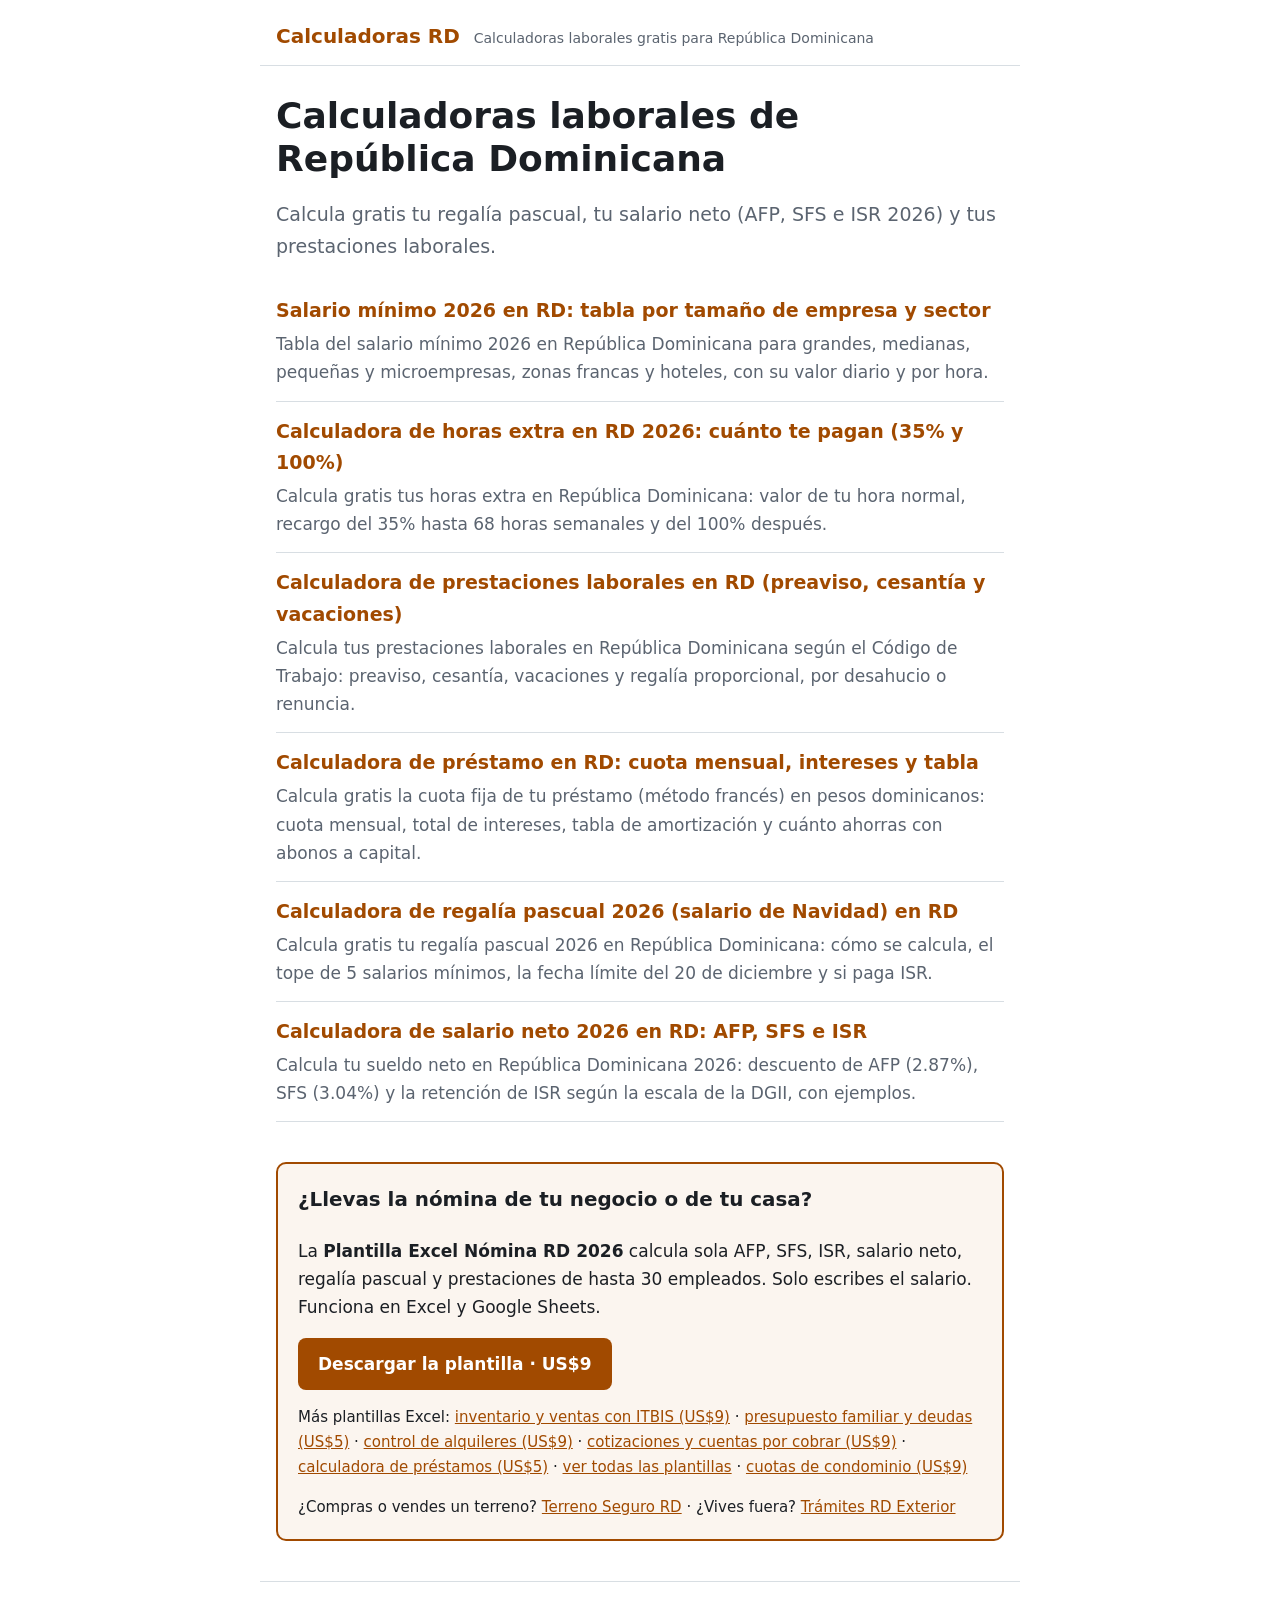
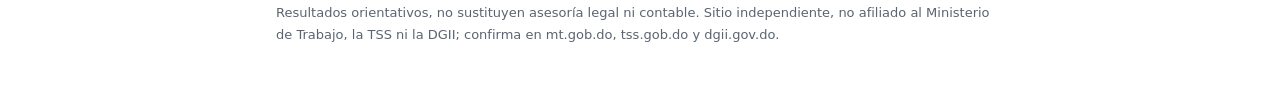
<file: docs/index.html>
<!doctype html>
<html lang="es"><head><meta charset="utf-8">
<meta name="viewport" content="width=device-width,initial-scale=1">
<title>Calculadoras RD — Regalía pascual, salario neto y prestaciones laborales 2026</title>
<meta name="description" content="Calculadoras gratis para República Dominicana: regalía pascual 2026, salario neto con AFP, SFS e ISR, y prestaciones laborales (preaviso, cesantía y vacaciones).">
<link rel="canonical" href="https://bsser.github.io/calculadoras-rd/">
<meta name="google-site-verification" content="4F6GvPItG1MgDsxIkhHlMnWlIL_Nr4-tKKIEYM5F8QM">
<link rel="stylesheet" href="estilo.css">
<script src="calc.js" defer></script>
</head><body>
<header><a class="marca" href="">Calculadoras RD</a><span>Calculadoras laborales gratis para República Dominicana</span></header>
<main><section class='hero'><h1>Calculadoras laborales de República Dominicana</h1><p>Calcula gratis tu regalía pascual, tu salario neto (AFP, SFS e ISR 2026) y tus prestaciones laborales.</p></section><ul class='lista'><li><a href='salario-minimo-2026-rd/'>Salario mínimo 2026 en RD: tabla por tamaño de empresa y sector</a><p>Tabla del salario mínimo 2026 en República Dominicana para grandes, medianas, pequeñas y microempresas, zonas francas y hoteles, con su valor diario y por hora.</p></li><li><a href='calculadora-horas-extra-rd/'>Calculadora de horas extra en RD 2026: cuánto te pagan (35% y 100%)</a><p>Calcula gratis tus horas extra en República Dominicana: valor de tu hora normal, recargo del 35% hasta 68 horas semanales y del 100% después.</p></li><li><a href='calculadora-prestaciones-laborales-rd/'>Calculadora de prestaciones laborales en RD (preaviso, cesantía y vacaciones)</a><p>Calcula tus prestaciones laborales en República Dominicana según el Código de Trabajo: preaviso, cesantía, vacaciones y regalía proporcional, por desahucio o renuncia.</p></li><li><a href='calculadora-prestamo-cuota-rd/'>Calculadora de préstamo en RD: cuota mensual, intereses y tabla</a><p>Calcula gratis la cuota fija de tu préstamo (método francés) en pesos dominicanos: cuota mensual, total de intereses, tabla de amortización y cuánto ahorras con abonos a capital.</p></li><li><a href='calculadora-regalia-pascual-2026/'>Calculadora de regalía pascual 2026 (salario de Navidad) en RD</a><p>Calcula gratis tu regalía pascual 2026 en República Dominicana: cómo se calcula, el tope de 5 salarios mínimos, la fecha límite del 20 de diciembre y si paga ISR.</p></li><li><a href='calculadora-salario-neto-rd-2026/'>Calculadora de salario neto 2026 en RD: AFP, SFS e ISR</a><p>Calcula tu sueldo neto en República Dominicana 2026: descuento de AFP (2.87%), SFS (3.04%) y la retención de ISR según la escala de la DGII, con ejemplos.</p></li></ul><aside class="cta">
<h3>¿Llevas la nómina de tu negocio o de tu casa?</h3>
<p>La <b>Plantilla Excel Nómina RD 2026</b> calcula sola AFP, SFS, ISR, salario neto, regalía pascual y prestaciones de hasta 30 empleados. Solo escribes el salario. Funciona en Excel y Google Sheets.</p>
<a class="boton" href="https://jontastic64.gumroad.com/l/nomina-rd-2026">Descargar la plantilla · US$9</a>
<p class="gratis">Más plantillas Excel: <a href="https://jontastic64.gumroad.com/l/inventario-ventas-rd">inventario y ventas con ITBIS (US$9)</a> · <a href="https://jontastic64.gumroad.com/l/presupuesto-familiar-rd">presupuesto familiar y deudas (US$5)</a> · <a href="https://jontastic64.gumroad.com/l/control-alquileres-rd">control de alquileres (US$9)</a> · <a href="https://jontastic64.gumroad.com/l/cotizaciones-cobros-rd">cotizaciones y cuentas por cobrar (US$9)</a> · <a href="https://jontastic64.gumroad.com/l/calculadora-prestamos-rd">calculadora de préstamos (US$5)</a> · <a href="https://bsser.github.io/plantillas-excel-rd/">ver todas las plantillas</a> · <a href="https://jontastic64.gumroad.com/l/cuotas-condominio-rd">cuotas de condominio (US$9)</a></p>
<p class="gratis">¿Compras o vendes un terreno? <a href="https://bsser.github.io/terreno-seguro-rd/">Terreno Seguro RD</a> · ¿Vives fuera? <a href="https://bsser.github.io/tramites-rd-exterior/">Trámites RD Exterior</a></p>
</aside></main>
<footer>Resultados orientativos, no sustituyen asesoría legal ni contable. Sitio independiente, no afiliado al Ministerio de Trabajo, la TSS ni la DGII; confirma en mt.gob.do, tss.gob.do y dgii.gov.do.</footer>
</body></html>
</file>
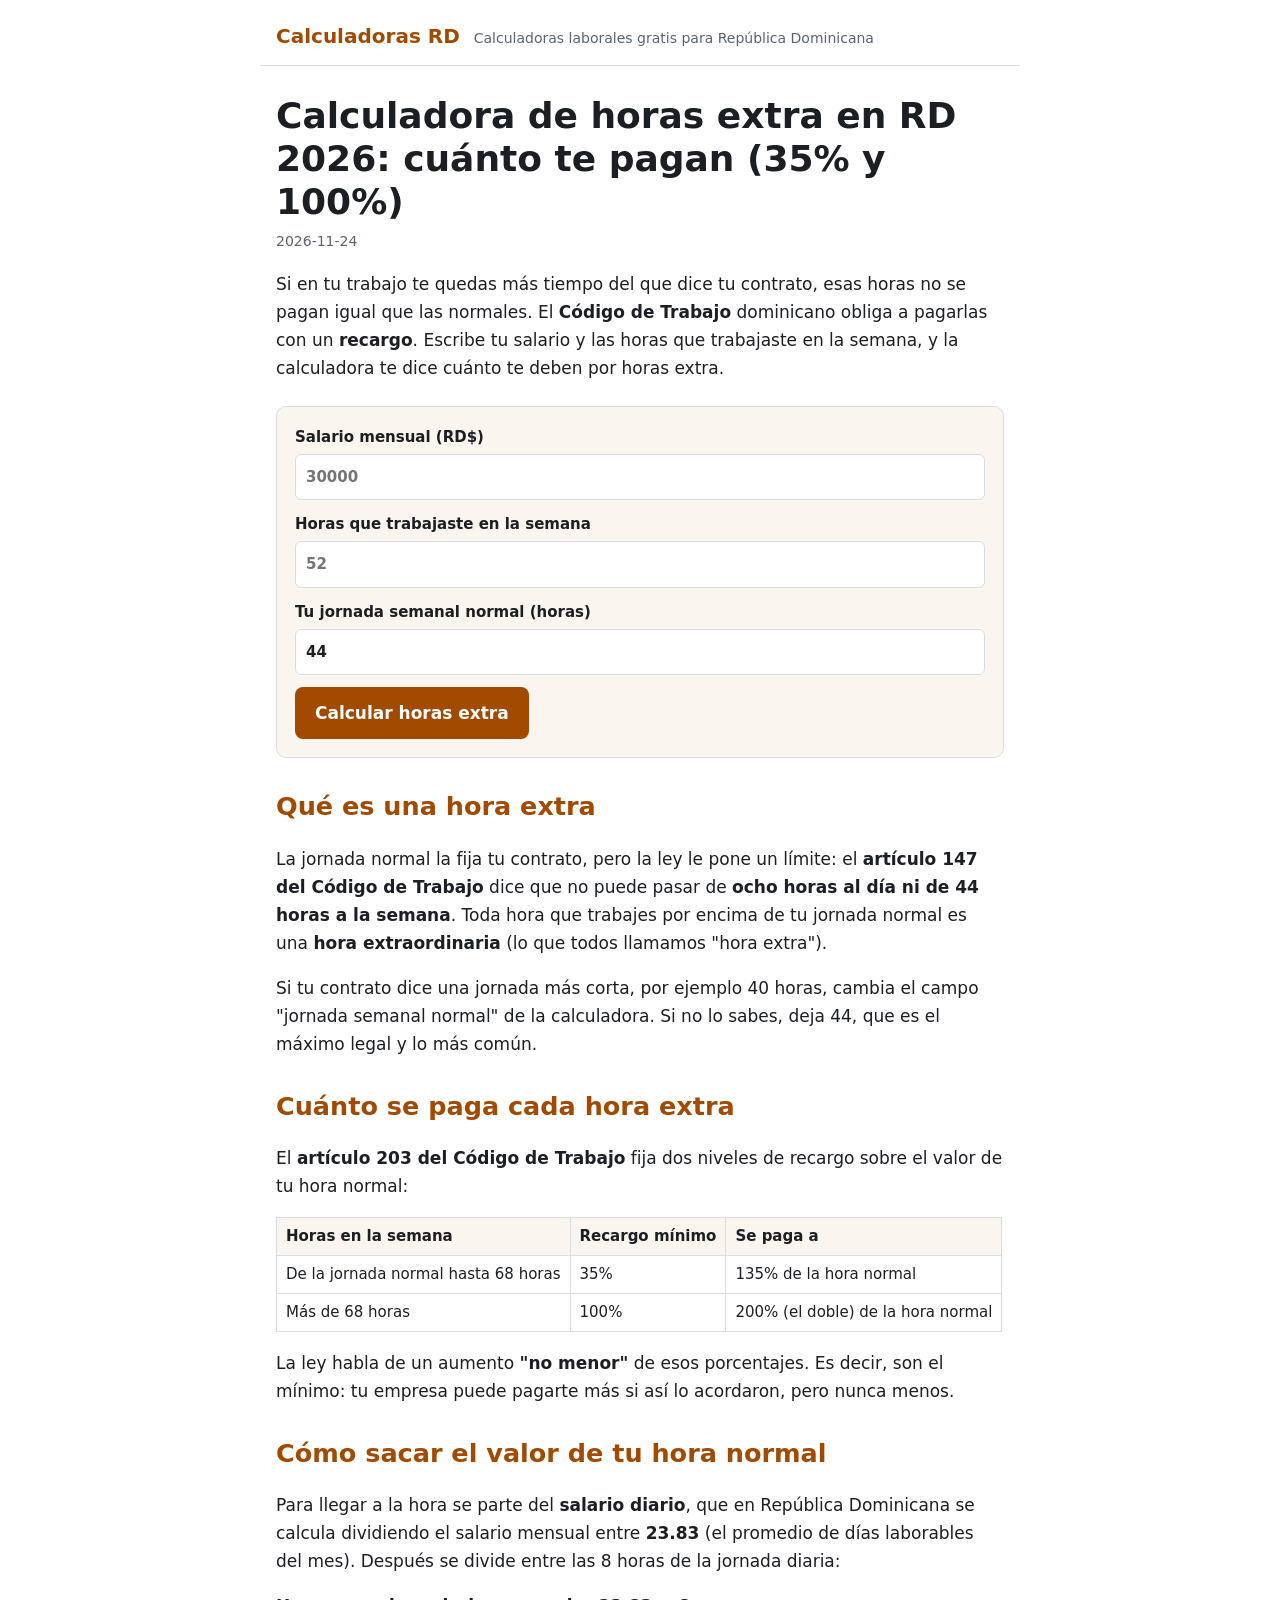
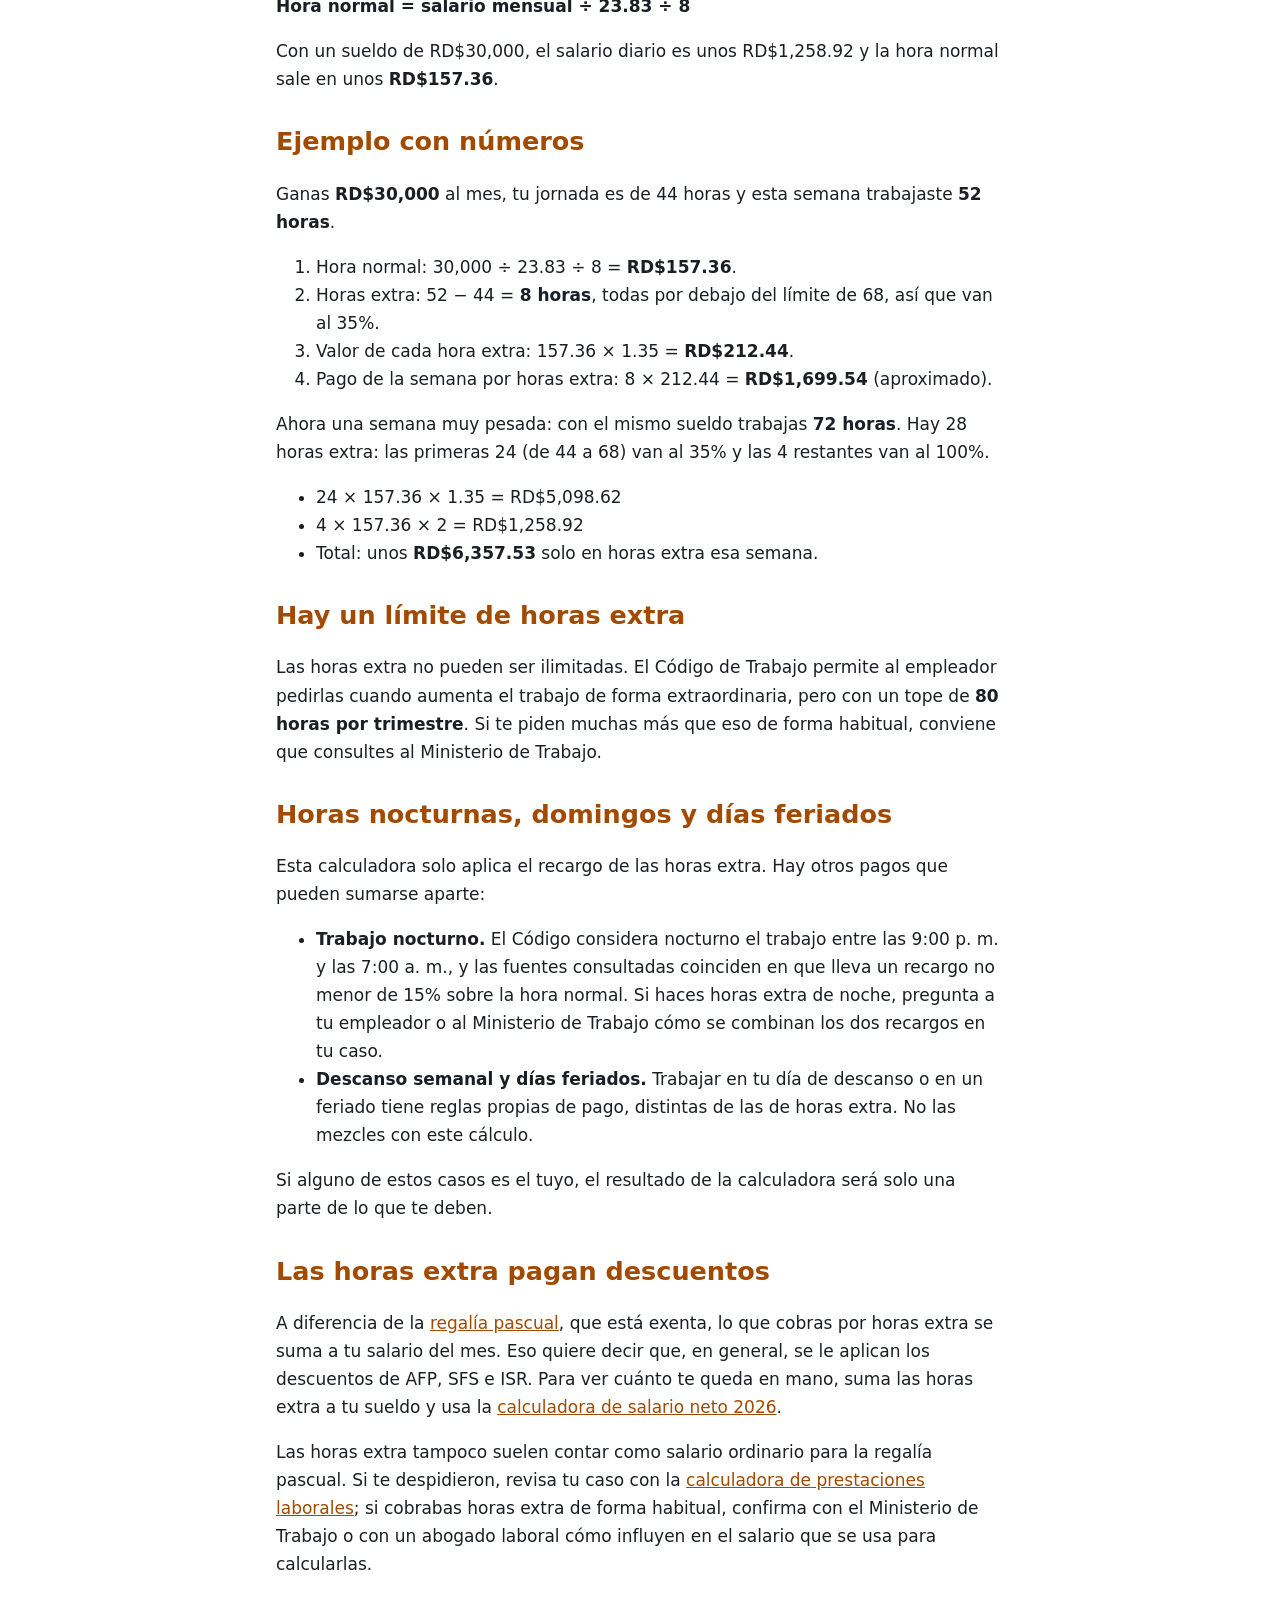
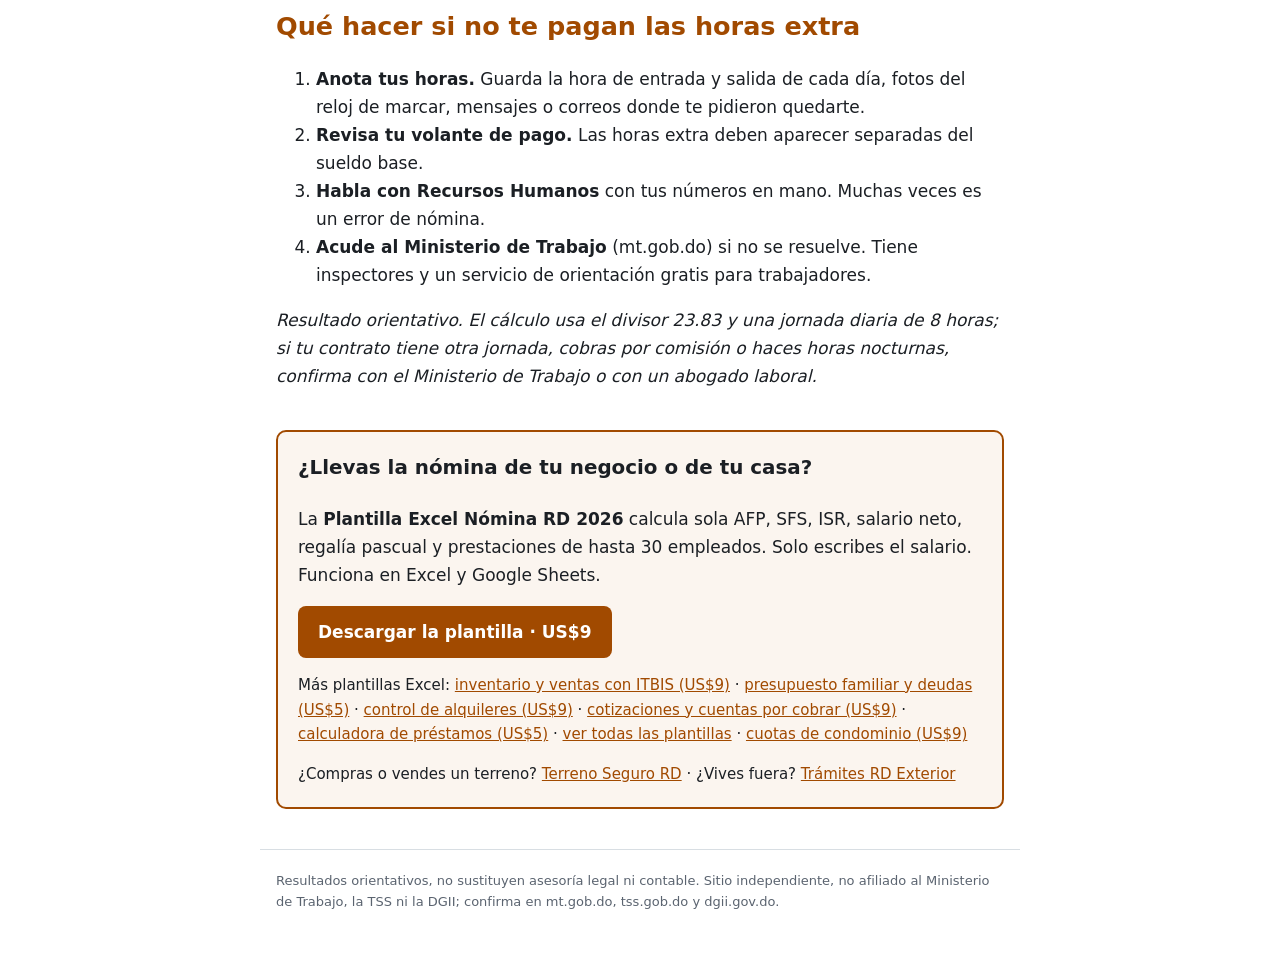
<file: docs/calculadora-horas-extra-rd/index.html>
<!doctype html>
<html lang="es"><head><meta charset="utf-8">
<meta name="viewport" content="width=device-width,initial-scale=1">
<title>Calculadora de horas extra en RD 2026: cuánto te pagan (35% y 100%) | Calculadoras RD</title>
<meta name="description" content="Calcula gratis tus horas extra en República Dominicana: valor de tu hora normal, recargo del 35% hasta 68 horas semanales y del 100% después.">
<link rel="canonical" href="https://bsser.github.io/calculadoras-rd/calculadora-horas-extra-rd/">
<meta name="google-site-verification" content="4F6GvPItG1MgDsxIkhHlMnWlIL_Nr4-tKKIEYM5F8QM">
<link rel="stylesheet" href="../estilo.css">
<script src="../calc.js" defer></script>
</head><body>
<header><a class="marca" href="../">Calculadoras RD</a><span>Calculadoras laborales gratis para República Dominicana</span></header>
<main><article><h1>Calculadora de horas extra en RD 2026: cuánto te pagan (35% y 100%)</h1><p class='fecha'>2026-11-24</p><p>Si en tu trabajo te quedas más tiempo del que dice tu contrato, esas horas no se pagan igual que las normales. El <strong>Código de Trabajo</strong> dominicano obliga a pagarlas con un <strong>recargo</strong>. Escribe tu salario y las horas que trabajaste en la semana, y la calculadora te dice cuánto te deben por horas extra.</p>
<form class="calc" id="f-extra">
<label>Salario mensual (RD$)<input id="he-salario" inputmode="decimal" placeholder="30000" required></label>
<label>Horas que trabajaste en la semana<input id="he-horas" inputmode="decimal" placeholder="52" required></label>
<label>Tu jornada semanal normal (horas)<input id="he-jornada" inputmode="decimal" value="44"></label>
<button>Calcular horas extra</button>
<div class="resultado" id="r-extra" aria-live="polite"></div>
</form>

<h2>Qué es una hora extra</h2>
<p>La jornada normal la fija tu contrato, pero la ley le pone un límite: el <strong>artículo 147 del Código de Trabajo</strong> dice que no puede pasar de <strong>ocho horas al día ni de 44 horas a la semana</strong>. Toda hora que trabajes por encima de tu jornada normal es una <strong>hora extraordinaria</strong> (lo que todos llamamos "hora extra").</p>
<p>Si tu contrato dice una jornada más corta, por ejemplo 40 horas, cambia el campo "jornada semanal normal" de la calculadora. Si no lo sabes, deja 44, que es el máximo legal y lo más común.</p>
<h2>Cuánto se paga cada hora extra</h2>
<p>El <strong>artículo 203 del Código de Trabajo</strong> fija dos niveles de recargo sobre el valor de tu hora normal:</p>
<table>
<thead>
<tr>
<th>Horas en la semana</th>
<th>Recargo mínimo</th>
<th>Se paga a</th>
</tr>
</thead>
<tbody>
<tr>
<td>De la jornada normal hasta 68 horas</td>
<td>35%</td>
<td>135% de la hora normal</td>
</tr>
<tr>
<td>Más de 68 horas</td>
<td>100%</td>
<td>200% (el doble) de la hora normal</td>
</tr>
</tbody>
</table>
<p>La ley habla de un aumento <strong>"no menor"</strong> de esos porcentajes. Es decir, son el mínimo: tu empresa puede pagarte más si así lo acordaron, pero nunca menos.</p>
<h2>Cómo sacar el valor de tu hora normal</h2>
<p>Para llegar a la hora se parte del <strong>salario diario</strong>, que en República Dominicana se calcula dividiendo el salario mensual entre <strong>23.83</strong> (el promedio de días laborables del mes). Después se divide entre las 8 horas de la jornada diaria:</p>
<p><strong>Hora normal = salario mensual ÷ 23.83 ÷ 8</strong></p>
<p>Con un sueldo de RD$30,000, el salario diario es unos RD$1,258.92 y la hora normal sale en unos <strong>RD$157.36</strong>.</p>
<h2>Ejemplo con números</h2>
<p>Ganas <strong>RD$30,000</strong> al mes, tu jornada es de 44 horas y esta semana trabajaste <strong>52 horas</strong>.</p>
<ol>
<li>Hora normal: 30,000 ÷ 23.83 ÷ 8 = <strong>RD$157.36</strong>.</li>
<li>Horas extra: 52 − 44 = <strong>8 horas</strong>, todas por debajo del límite de 68, así que van al 35%.</li>
<li>Valor de cada hora extra: 157.36 × 1.35 = <strong>RD$212.44</strong>.</li>
<li>Pago de la semana por horas extra: 8 × 212.44 = <strong>RD$1,699.54</strong> (aproximado).</li>
</ol>
<p>Ahora una semana muy pesada: con el mismo sueldo trabajas <strong>72 horas</strong>. Hay 28 horas extra: las primeras 24 (de 44 a 68) van al 35% y las 4 restantes van al 100%.</p>
<ul>
<li>24 × 157.36 × 1.35 = RD$5,098.62</li>
<li>4 × 157.36 × 2 = RD$1,258.92</li>
<li>Total: unos <strong>RD$6,357.53</strong> solo en horas extra esa semana.</li>
</ul>
<h2>Hay un límite de horas extra</h2>
<p>Las horas extra no pueden ser ilimitadas. El Código de Trabajo permite al empleador pedirlas cuando aumenta el trabajo de forma extraordinaria, pero con un tope de <strong>80 horas por trimestre</strong>. Si te piden muchas más que eso de forma habitual, conviene que consultes al Ministerio de Trabajo.</p>
<h2>Horas nocturnas, domingos y días feriados</h2>
<p>Esta calculadora solo aplica el recargo de las horas extra. Hay otros pagos que pueden sumarse aparte:</p>
<ul>
<li><strong>Trabajo nocturno.</strong> El Código considera nocturno el trabajo entre las 9:00 p. m. y las 7:00 a. m., y las fuentes consultadas coinciden en que lleva un recargo no menor de 15% sobre la hora normal. Si haces horas extra de noche, pregunta a tu empleador o al Ministerio de Trabajo cómo se combinan los dos recargos en tu caso.</li>
<li><strong>Descanso semanal y días feriados.</strong> Trabajar en tu día de descanso o en un feriado tiene reglas propias de pago, distintas de las de horas extra. No las mezcles con este cálculo.</li>
</ul>
<p>Si alguno de estos casos es el tuyo, el resultado de la calculadora será solo una parte de lo que te deben.</p>
<h2>Las horas extra pagan descuentos</h2>
<p>A diferencia de la <a href="../calculadora-regalia-pascual-2026/">regalía pascual</a>, que está exenta, lo que cobras por horas extra se suma a tu salario del mes. Eso quiere decir que, en general, se le aplican los descuentos de AFP, SFS e ISR. Para ver cuánto te queda en mano, suma las horas extra a tu sueldo y usa la <a href="../calculadora-salario-neto-rd-2026/">calculadora de salario neto 2026</a>.</p>
<p>Las horas extra tampoco suelen contar como salario ordinario para la regalía pascual. Si te despidieron, revisa tu caso con la <a href="../calculadora-prestaciones-laborales-rd/">calculadora de prestaciones laborales</a>; si cobrabas horas extra de forma habitual, confirma con el Ministerio de Trabajo o con un abogado laboral cómo influyen en el salario que se usa para calcularlas.</p>
<h2>Qué hacer si no te pagan las horas extra</h2>
<ol>
<li><strong>Anota tus horas.</strong> Guarda la hora de entrada y salida de cada día, fotos del reloj de marcar, mensajes o correos donde te pidieron quedarte.</li>
<li><strong>Revisa tu volante de pago.</strong> Las horas extra deben aparecer separadas del sueldo base.</li>
<li><strong>Habla con Recursos Humanos</strong> con tus números en mano. Muchas veces es un error de nómina.</li>
<li><strong>Acude al Ministerio de Trabajo</strong> (mt.gob.do) si no se resuelve. Tiene inspectores y un servicio de orientación gratis para trabajadores.</li>
</ol>
<p><em>Resultado orientativo. El cálculo usa el divisor 23.83 y una jornada diaria de 8 horas; si tu contrato tiene otra jornada, cobras por comisión o haces horas nocturnas, confirma con el Ministerio de Trabajo o con un abogado laboral.</em></p></article><aside class="cta">
<h3>¿Llevas la nómina de tu negocio o de tu casa?</h3>
<p>La <b>Plantilla Excel Nómina RD 2026</b> calcula sola AFP, SFS, ISR, salario neto, regalía pascual y prestaciones de hasta 30 empleados. Solo escribes el salario. Funciona en Excel y Google Sheets.</p>
<a class="boton" href="https://jontastic64.gumroad.com/l/nomina-rd-2026">Descargar la plantilla · US$9</a>
<p class="gratis">Más plantillas Excel: <a href="https://jontastic64.gumroad.com/l/inventario-ventas-rd">inventario y ventas con ITBIS (US$9)</a> · <a href="https://jontastic64.gumroad.com/l/presupuesto-familiar-rd">presupuesto familiar y deudas (US$5)</a> · <a href="https://jontastic64.gumroad.com/l/control-alquileres-rd">control de alquileres (US$9)</a> · <a href="https://jontastic64.gumroad.com/l/cotizaciones-cobros-rd">cotizaciones y cuentas por cobrar (US$9)</a> · <a href="https://jontastic64.gumroad.com/l/calculadora-prestamos-rd">calculadora de préstamos (US$5)</a> · <a href="https://bsser.github.io/plantillas-excel-rd/">ver todas las plantillas</a> · <a href="https://jontastic64.gumroad.com/l/cuotas-condominio-rd">cuotas de condominio (US$9)</a></p>
<p class="gratis">¿Compras o vendes un terreno? <a href="https://bsser.github.io/terreno-seguro-rd/">Terreno Seguro RD</a> · ¿Vives fuera? <a href="https://bsser.github.io/tramites-rd-exterior/">Trámites RD Exterior</a></p>
</aside></main>
<footer>Resultados orientativos, no sustituyen asesoría legal ni contable. Sitio independiente, no afiliado al Ministerio de Trabajo, la TSS ni la DGII; confirma en mt.gob.do, tss.gob.do y dgii.gov.do.</footer>
</body></html>
</file>
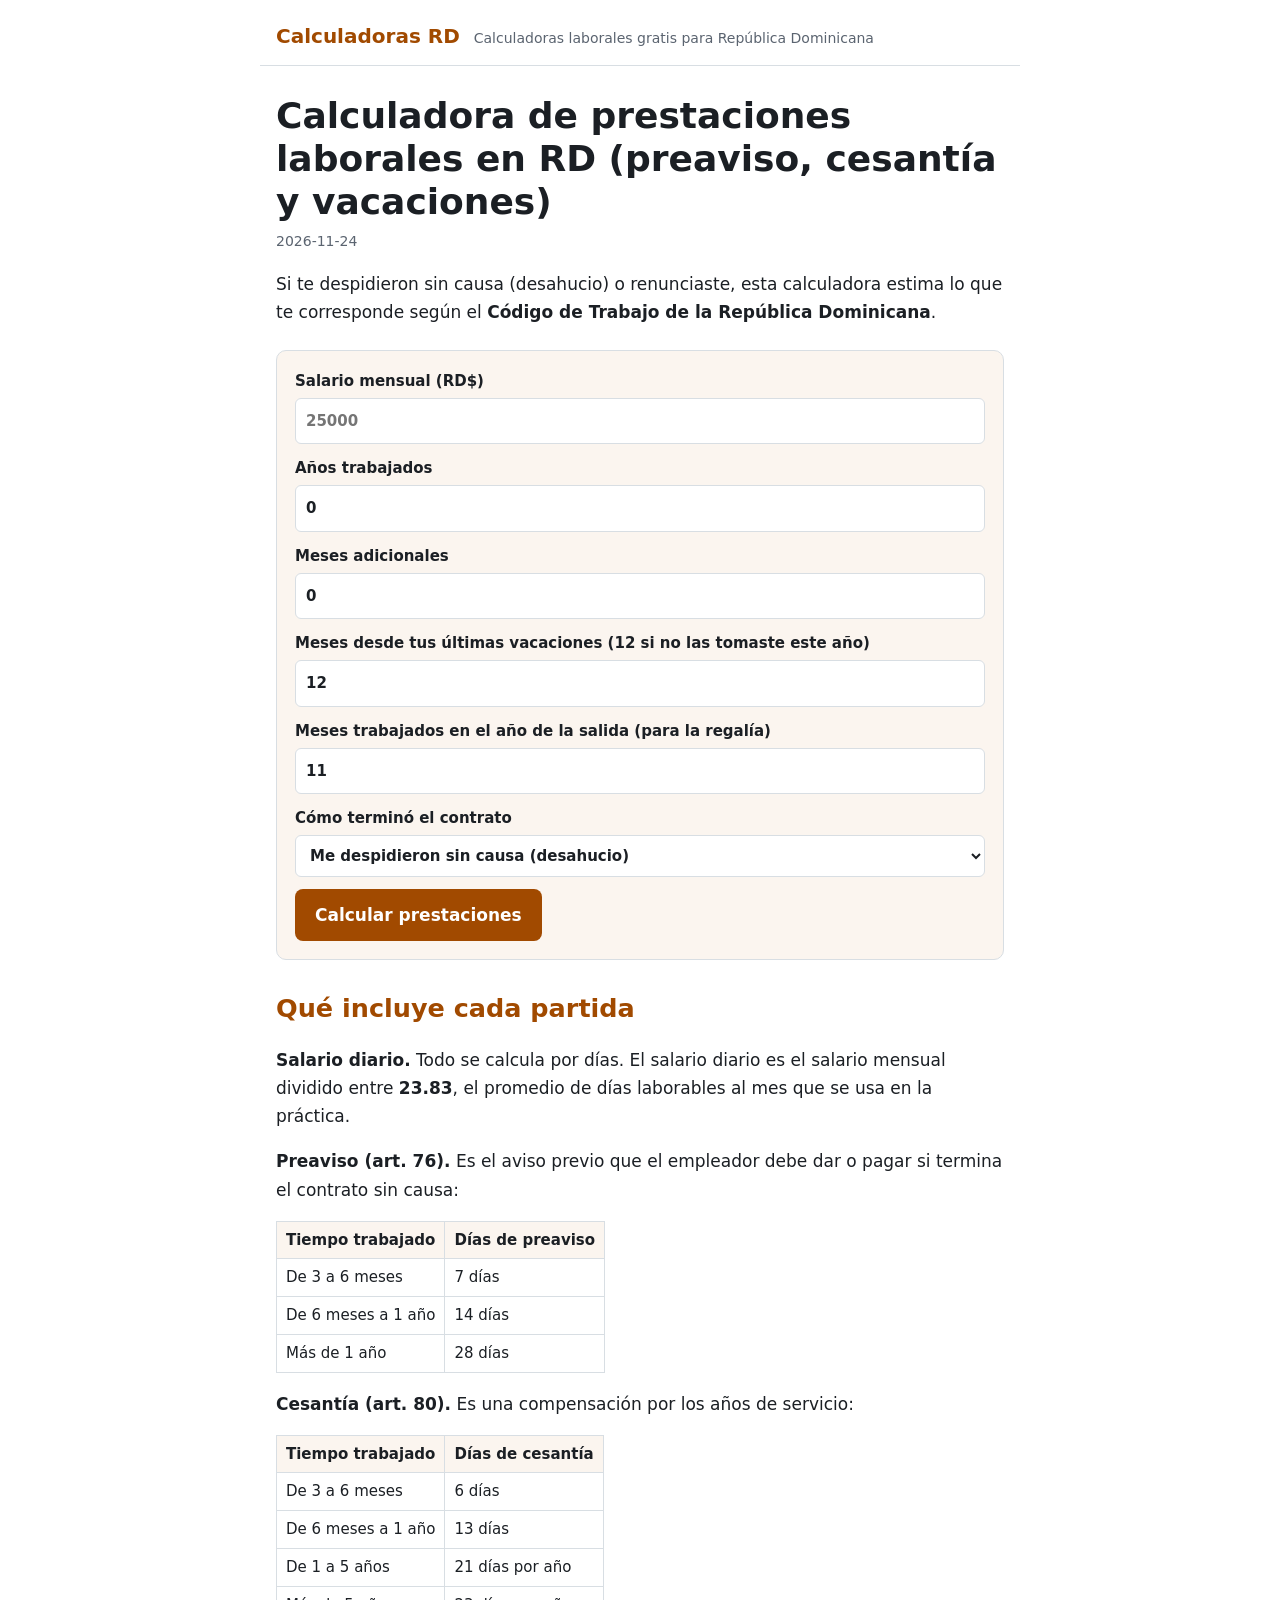
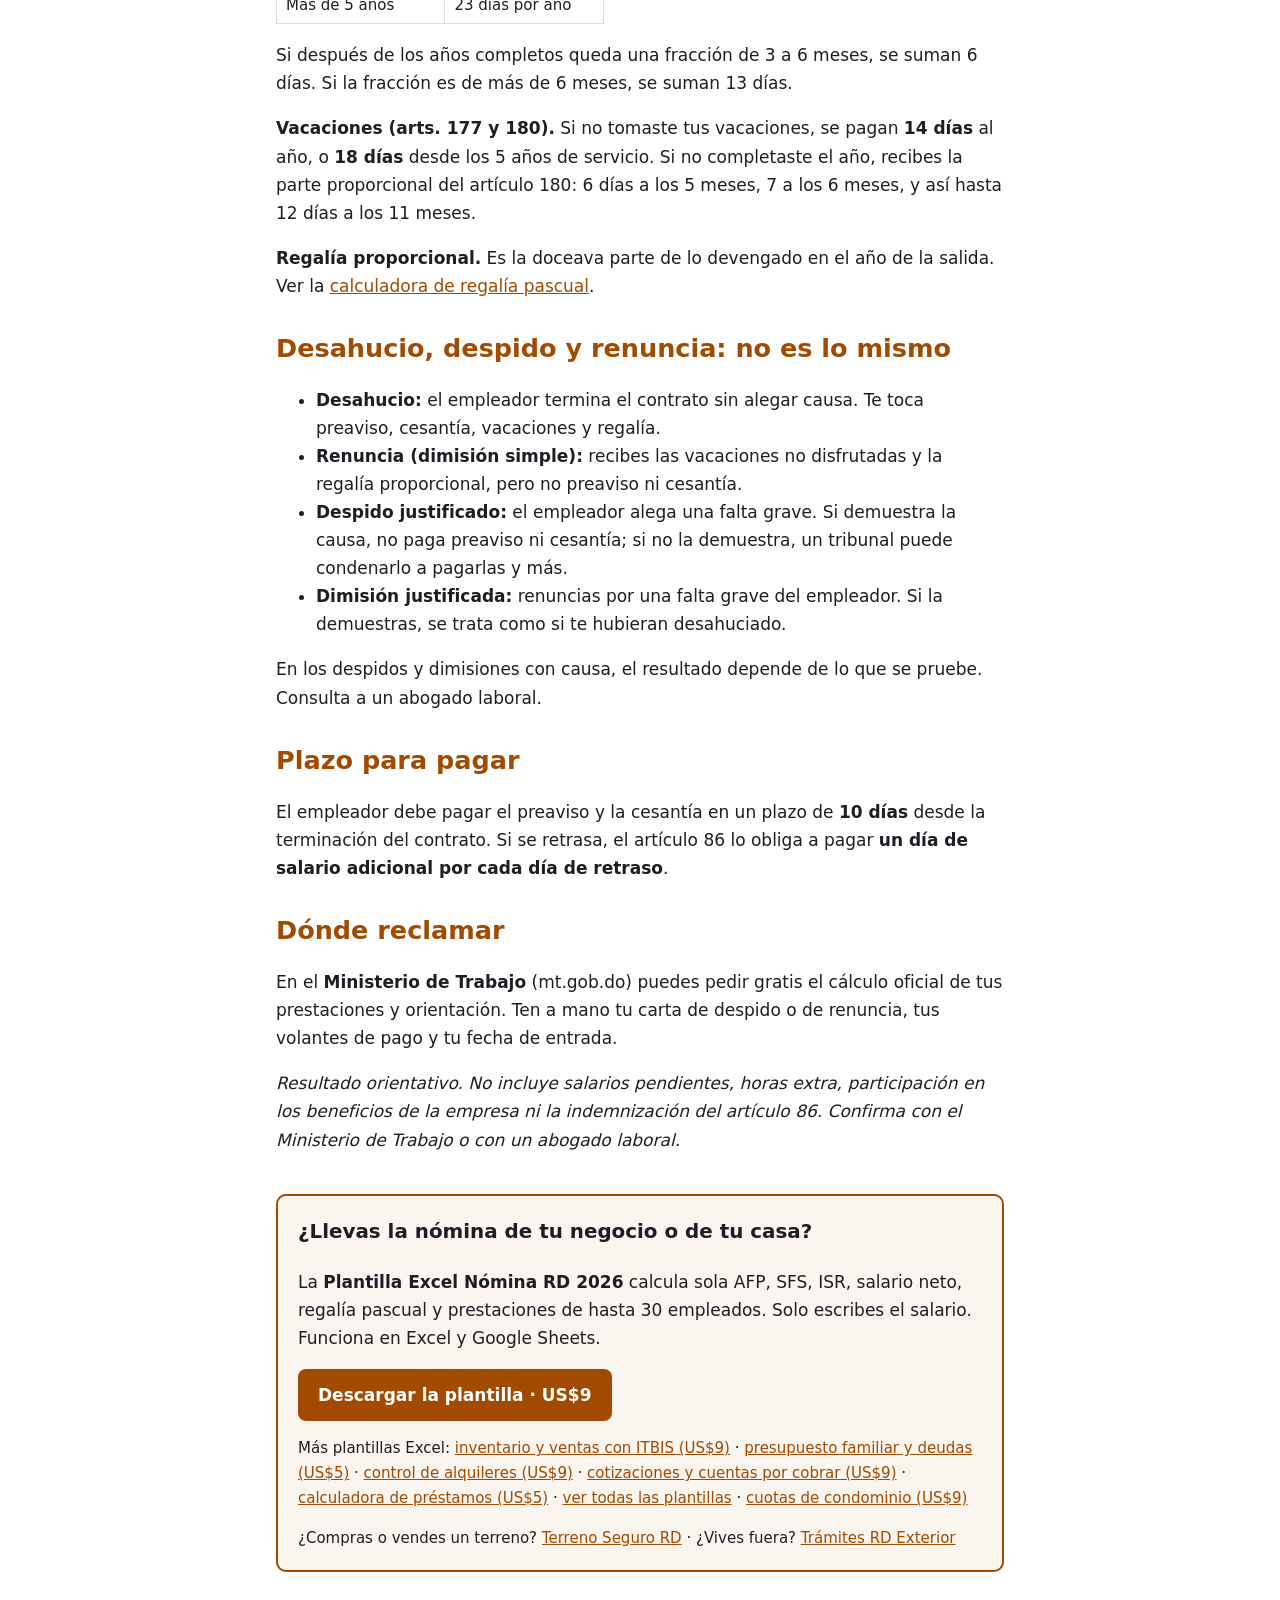
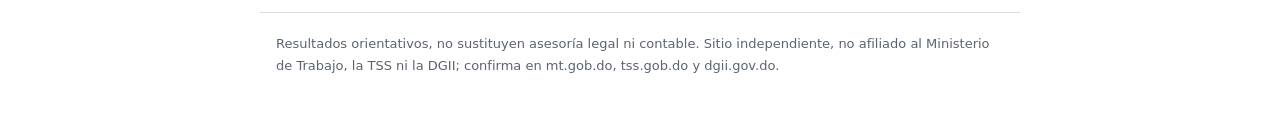
<file: docs/calculadora-prestaciones-laborales-rd/index.html>
<!doctype html>
<html lang="es"><head><meta charset="utf-8">
<meta name="viewport" content="width=device-width,initial-scale=1">
<title>Calculadora de prestaciones laborales en RD (preaviso, cesantía y vacaciones) | Calculadoras RD</title>
<meta name="description" content="Calcula tus prestaciones laborales en República Dominicana según el Código de Trabajo: preaviso, cesantía, vacaciones y regalía proporcional, por desahucio o renuncia.">
<link rel="canonical" href="https://bsser.github.io/calculadoras-rd/calculadora-prestaciones-laborales-rd/">
<meta name="google-site-verification" content="4F6GvPItG1MgDsxIkhHlMnWlIL_Nr4-tKKIEYM5F8QM">
<link rel="stylesheet" href="../estilo.css">
<script src="../calc.js" defer></script>
</head><body>
<header><a class="marca" href="../">Calculadoras RD</a><span>Calculadoras laborales gratis para República Dominicana</span></header>
<main><article><h1>Calculadora de prestaciones laborales en RD (preaviso, cesantía y vacaciones)</h1><p class='fecha'>2026-11-24</p><p>Si te despidieron sin causa (desahucio) o renunciaste, esta calculadora estima lo que te corresponde según el <strong>Código de Trabajo de la República Dominicana</strong>.</p>
<form class="calc" id="f-prest">
<label>Salario mensual (RD$)<input id="pr-salario" inputmode="decimal" placeholder="25000" required></label>
<label>Años trabajados<input id="pr-anos" inputmode="numeric" value="0"></label>
<label>Meses adicionales<input id="pr-meses" inputmode="numeric" value="0"></label>
<label>Meses desde tus últimas vacaciones (12 si no las tomaste este año)<input id="pr-vac" inputmode="numeric" value="12"></label>
<label>Meses trabajados en el año de la salida (para la regalía)<input id="pr-ano" inputmode="numeric" value="11"></label>
<label>Cómo terminó el contrato<select id="pr-motivo"><option value="desahucio">Me despidieron sin causa (desahucio)</option><option value="renuncia">Renuncié (dimisión simple)</option></select></label>
<button>Calcular prestaciones</button>
<div class="resultado" id="r-prest" aria-live="polite"></div>
</form>

<h2>Qué incluye cada partida</h2>
<p><strong>Salario diario.</strong> Todo se calcula por días. El salario diario es el salario mensual dividido entre <strong>23.83</strong>, el promedio de días laborables al mes que se usa en la práctica.</p>
<p><strong>Preaviso (art. 76).</strong> Es el aviso previo que el empleador debe dar o pagar si termina el contrato sin causa:</p>
<table>
<thead>
<tr>
<th>Tiempo trabajado</th>
<th>Días de preaviso</th>
</tr>
</thead>
<tbody>
<tr>
<td>De 3 a 6 meses</td>
<td>7 días</td>
</tr>
<tr>
<td>De 6 meses a 1 año</td>
<td>14 días</td>
</tr>
<tr>
<td>Más de 1 año</td>
<td>28 días</td>
</tr>
</tbody>
</table>
<p><strong>Cesantía (art. 80).</strong> Es una compensación por los años de servicio:</p>
<table>
<thead>
<tr>
<th>Tiempo trabajado</th>
<th>Días de cesantía</th>
</tr>
</thead>
<tbody>
<tr>
<td>De 3 a 6 meses</td>
<td>6 días</td>
</tr>
<tr>
<td>De 6 meses a 1 año</td>
<td>13 días</td>
</tr>
<tr>
<td>De 1 a 5 años</td>
<td>21 días por año</td>
</tr>
<tr>
<td>Más de 5 años</td>
<td>23 días por año</td>
</tr>
</tbody>
</table>
<p>Si después de los años completos queda una fracción de 3 a 6 meses, se suman 6 días. Si la fracción es de más de 6 meses, se suman 13 días.</p>
<p><strong>Vacaciones (arts. 177 y 180).</strong> Si no tomaste tus vacaciones, se pagan <strong>14 días</strong> al año, o <strong>18 días</strong> desde los 5 años de servicio. Si no completaste el año, recibes la parte proporcional del artículo 180: 6 días a los 5 meses, 7 a los 6 meses, y así hasta 12 días a los 11 meses.</p>
<p><strong>Regalía proporcional.</strong> Es la doceava parte de lo devengado en el año de la salida. Ver la <a href="../calculadora-regalia-pascual-2026/">calculadora de regalía pascual</a>.</p>
<h2>Desahucio, despido y renuncia: no es lo mismo</h2>
<ul>
<li><strong>Desahucio:</strong> el empleador termina el contrato sin alegar causa. Te toca preaviso, cesantía, vacaciones y regalía.</li>
<li><strong>Renuncia (dimisión simple):</strong> recibes las vacaciones no disfrutadas y la regalía proporcional, pero no preaviso ni cesantía.</li>
<li><strong>Despido justificado:</strong> el empleador alega una falta grave. Si demuestra la causa, no paga preaviso ni cesantía; si no la demuestra, un tribunal puede condenarlo a pagarlas y más.</li>
<li><strong>Dimisión justificada:</strong> renuncias por una falta grave del empleador. Si la demuestras, se trata como si te hubieran desahuciado.</li>
</ul>
<p>En los despidos y dimisiones con causa, el resultado depende de lo que se pruebe. Consulta a un abogado laboral.</p>
<h2>Plazo para pagar</h2>
<p>El empleador debe pagar el preaviso y la cesantía en un plazo de <strong>10 días</strong> desde la terminación del contrato. Si se retrasa, el artículo 86 lo obliga a pagar <strong>un día de salario adicional por cada día de retraso</strong>.</p>
<h2>Dónde reclamar</h2>
<p>En el <strong>Ministerio de Trabajo</strong> (mt.gob.do) puedes pedir gratis el cálculo oficial de tus prestaciones y orientación. Ten a mano tu carta de despido o de renuncia, tus volantes de pago y tu fecha de entrada.</p>
<p><em>Resultado orientativo. No incluye salarios pendientes, horas extra, participación en los beneficios de la empresa ni la indemnización del artículo 86. Confirma con el Ministerio de Trabajo o con un abogado laboral.</em></p></article><aside class="cta">
<h3>¿Llevas la nómina de tu negocio o de tu casa?</h3>
<p>La <b>Plantilla Excel Nómina RD 2026</b> calcula sola AFP, SFS, ISR, salario neto, regalía pascual y prestaciones de hasta 30 empleados. Solo escribes el salario. Funciona en Excel y Google Sheets.</p>
<a class="boton" href="https://jontastic64.gumroad.com/l/nomina-rd-2026">Descargar la plantilla · US$9</a>
<p class="gratis">Más plantillas Excel: <a href="https://jontastic64.gumroad.com/l/inventario-ventas-rd">inventario y ventas con ITBIS (US$9)</a> · <a href="https://jontastic64.gumroad.com/l/presupuesto-familiar-rd">presupuesto familiar y deudas (US$5)</a> · <a href="https://jontastic64.gumroad.com/l/control-alquileres-rd">control de alquileres (US$9)</a> · <a href="https://jontastic64.gumroad.com/l/cotizaciones-cobros-rd">cotizaciones y cuentas por cobrar (US$9)</a> · <a href="https://jontastic64.gumroad.com/l/calculadora-prestamos-rd">calculadora de préstamos (US$5)</a> · <a href="https://bsser.github.io/plantillas-excel-rd/">ver todas las plantillas</a> · <a href="https://jontastic64.gumroad.com/l/cuotas-condominio-rd">cuotas de condominio (US$9)</a></p>
<p class="gratis">¿Compras o vendes un terreno? <a href="https://bsser.github.io/terreno-seguro-rd/">Terreno Seguro RD</a> · ¿Vives fuera? <a href="https://bsser.github.io/tramites-rd-exterior/">Trámites RD Exterior</a></p>
</aside></main>
<footer>Resultados orientativos, no sustituyen asesoría legal ni contable. Sitio independiente, no afiliado al Ministerio de Trabajo, la TSS ni la DGII; confirma en mt.gob.do, tss.gob.do y dgii.gov.do.</footer>
</body></html>
</file>
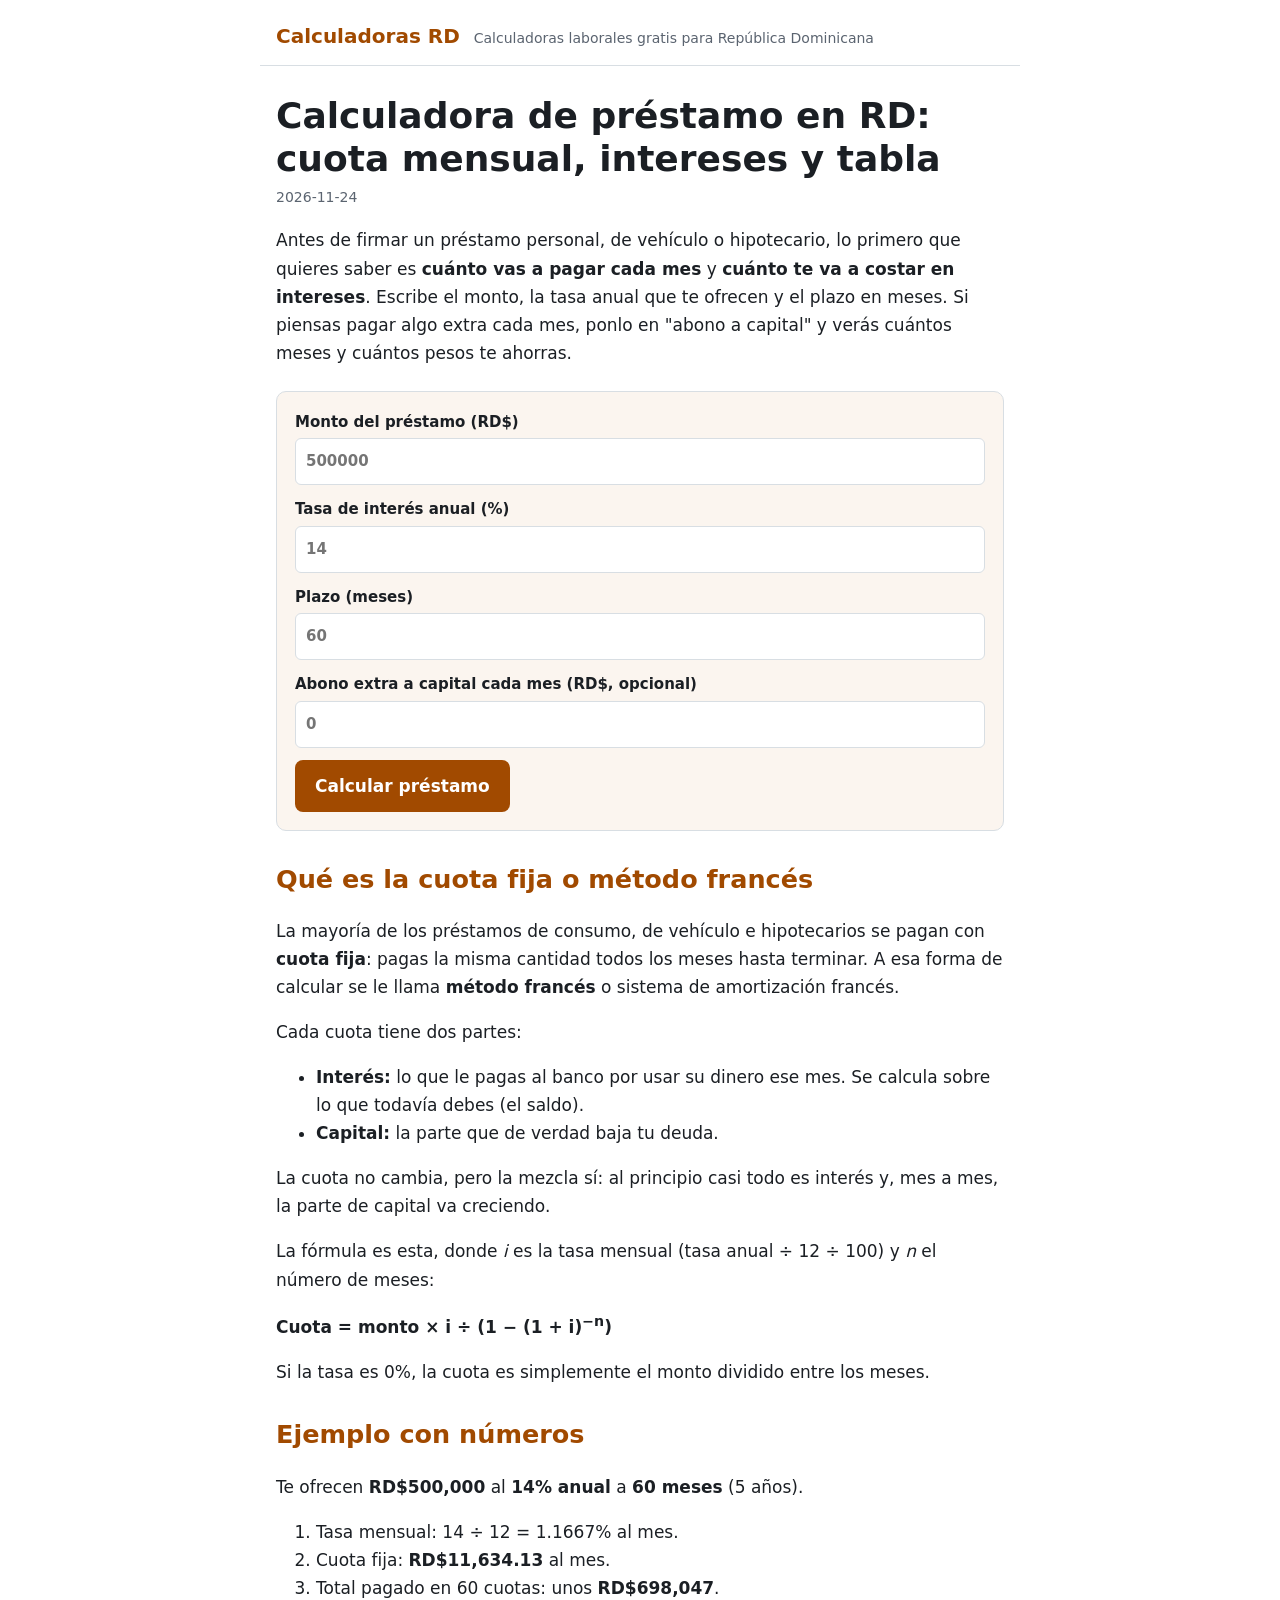
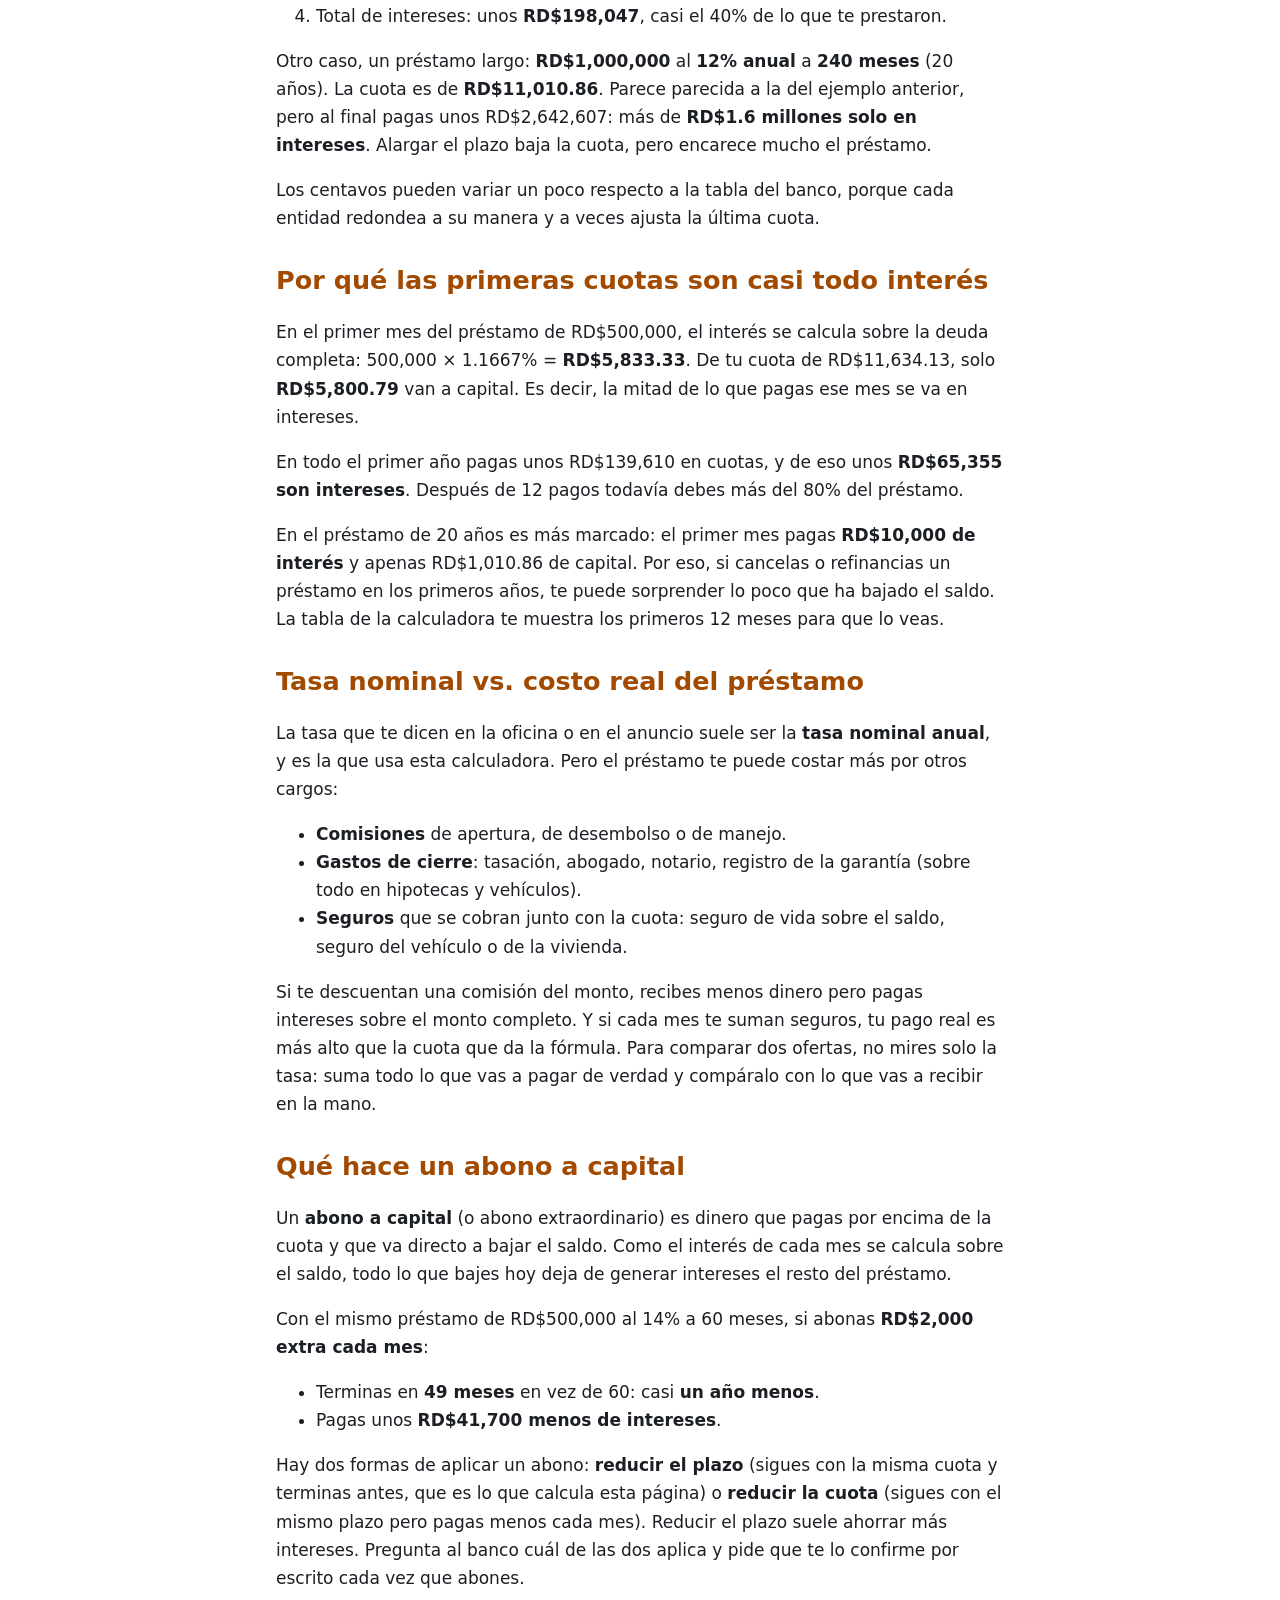
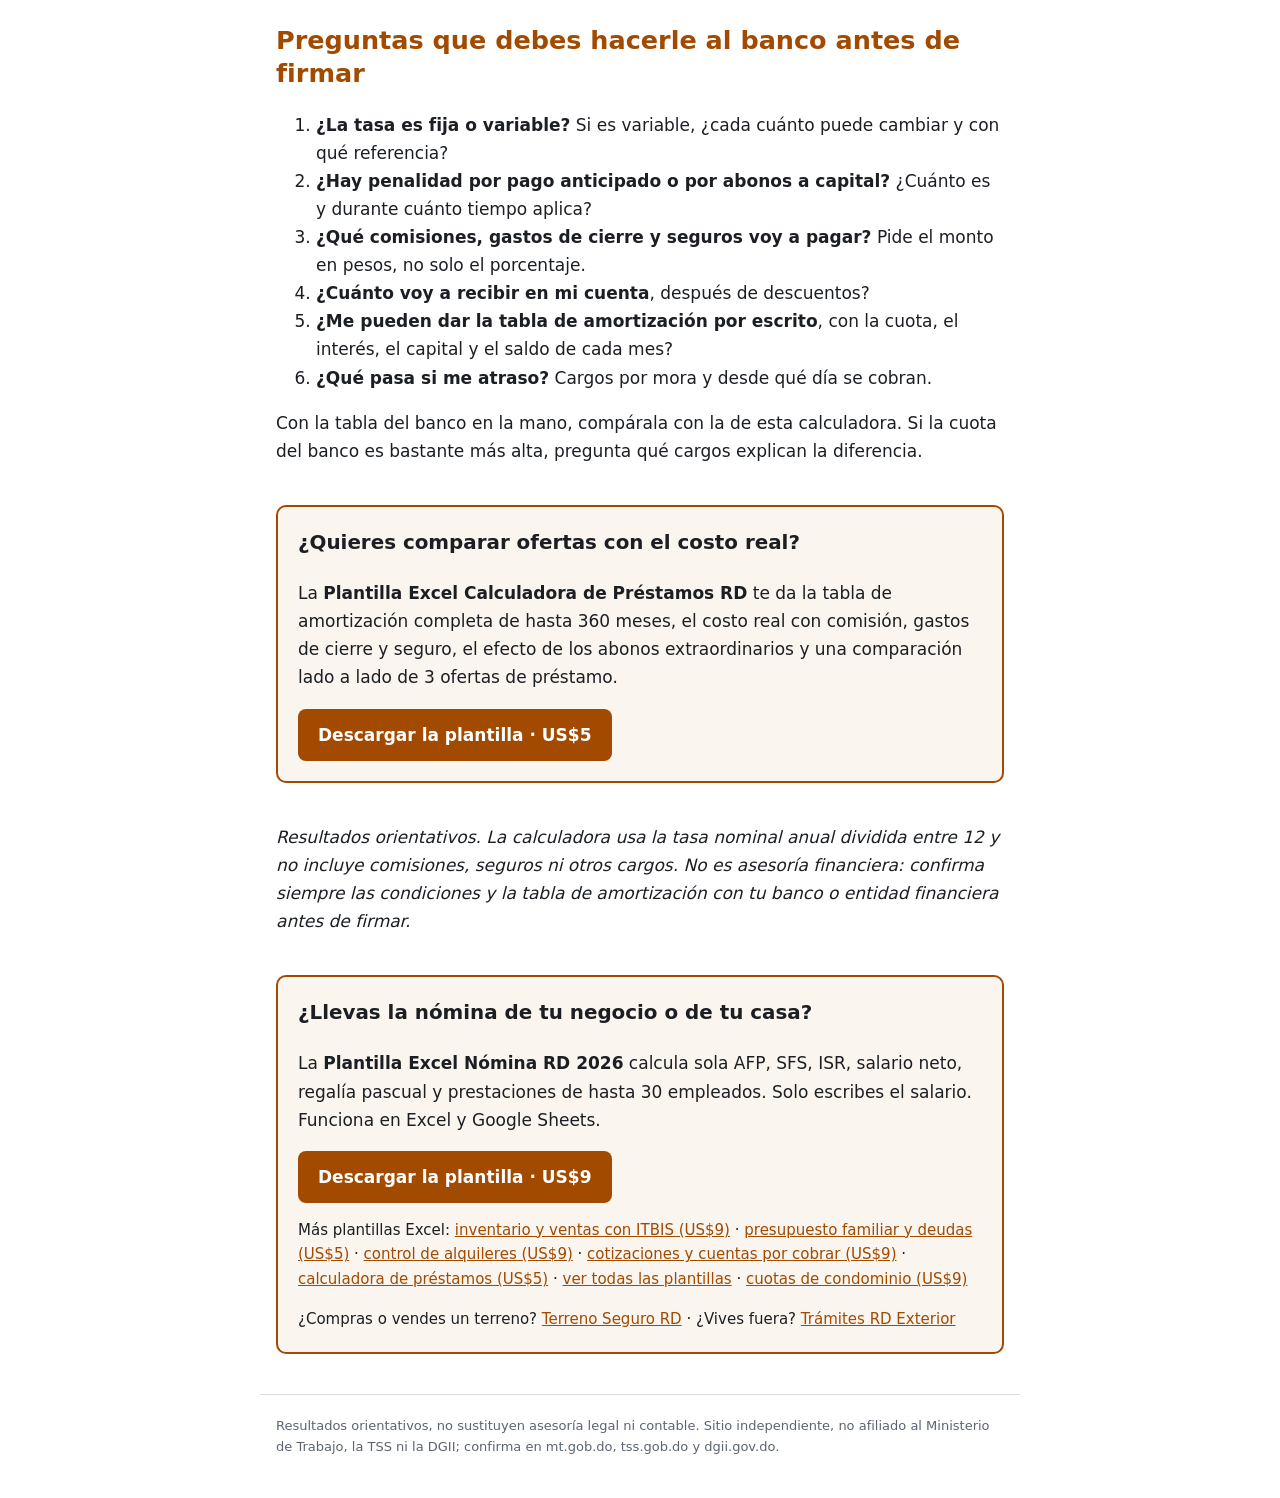
<file: docs/calculadora-prestamo-cuota-rd/index.html>
<!doctype html>
<html lang="es"><head><meta charset="utf-8">
<meta name="viewport" content="width=device-width,initial-scale=1">
<title>Calculadora de préstamo en RD: cuota mensual, intereses y tabla | Calculadoras RD</title>
<meta name="description" content="Calcula gratis la cuota fija de tu préstamo (método francés) en pesos dominicanos: cuota mensual, total de intereses, tabla de amortización y cuánto ahorras con abonos a capital.">
<link rel="canonical" href="https://bsser.github.io/calculadoras-rd/calculadora-prestamo-cuota-rd/">
<meta name="google-site-verification" content="4F6GvPItG1MgDsxIkhHlMnWlIL_Nr4-tKKIEYM5F8QM">
<link rel="stylesheet" href="../estilo.css">
<script src="../calc.js" defer></script>
</head><body>
<header><a class="marca" href="../">Calculadoras RD</a><span>Calculadoras laborales gratis para República Dominicana</span></header>
<main><article><h1>Calculadora de préstamo en RD: cuota mensual, intereses y tabla</h1><p class='fecha'>2026-11-24</p><p>Antes de firmar un préstamo personal, de vehículo o hipotecario, lo primero que quieres saber es <strong>cuánto vas a pagar cada mes</strong> y <strong>cuánto te va a costar en intereses</strong>. Escribe el monto, la tasa anual que te ofrecen y el plazo en meses. Si piensas pagar algo extra cada mes, ponlo en "abono a capital" y verás cuántos meses y cuántos pesos te ahorras.</p>
<form class="calc" id="f-prestamo">
<label>Monto del préstamo (RD$)<input id="pt-monto" inputmode="decimal" placeholder="500000" required></label>
<label>Tasa de interés anual (%)<input id="pt-tasa" inputmode="decimal" placeholder="14" required></label>
<label>Plazo (meses)<input id="pt-meses" inputmode="numeric" placeholder="60" required></label>
<label>Abono extra a capital cada mes (RD$, opcional)<input id="pt-abono" inputmode="decimal" placeholder="0"></label>
<button>Calcular préstamo</button>
<div class="resultado" id="r-prestamo" aria-live="polite"></div>
</form>

<h2>Qué es la cuota fija o método francés</h2>
<p>La mayoría de los préstamos de consumo, de vehículo e hipotecarios se pagan con <strong>cuota fija</strong>: pagas la misma cantidad todos los meses hasta terminar. A esa forma de calcular se le llama <strong>método francés</strong> o sistema de amortización francés.</p>
<p>Cada cuota tiene dos partes:</p>
<ul>
<li><strong>Interés:</strong> lo que le pagas al banco por usar su dinero ese mes. Se calcula sobre lo que todavía debes (el saldo).</li>
<li><strong>Capital:</strong> la parte que de verdad baja tu deuda.</li>
</ul>
<p>La cuota no cambia, pero la mezcla sí: al principio casi todo es interés y, mes a mes, la parte de capital va creciendo.</p>
<p>La fórmula es esta, donde <em>i</em> es la tasa mensual (tasa anual ÷ 12 ÷ 100) y <em>n</em> el número de meses:</p>
<p><strong>Cuota = monto × i ÷ (1 − (1 + i)<sup>−n</sup>)</strong></p>
<p>Si la tasa es 0%, la cuota es simplemente el monto dividido entre los meses.</p>
<h2>Ejemplo con números</h2>
<p>Te ofrecen <strong>RD$500,000</strong> al <strong>14% anual</strong> a <strong>60 meses</strong> (5 años).</p>
<ol>
<li>Tasa mensual: 14 ÷ 12 = 1.1667% al mes.</li>
<li>Cuota fija: <strong>RD$11,634.13</strong> al mes.</li>
<li>Total pagado en 60 cuotas: unos <strong>RD$698,047</strong>.</li>
<li>Total de intereses: unos <strong>RD$198,047</strong>, casi el 40% de lo que te prestaron.</li>
</ol>
<p>Otro caso, un préstamo largo: <strong>RD$1,000,000</strong> al <strong>12% anual</strong> a <strong>240 meses</strong> (20 años). La cuota es de <strong>RD$11,010.86</strong>. Parece parecida a la del ejemplo anterior, pero al final pagas unos RD$2,642,607: más de <strong>RD$1.6 millones solo en intereses</strong>. Alargar el plazo baja la cuota, pero encarece mucho el préstamo.</p>
<p>Los centavos pueden variar un poco respecto a la tabla del banco, porque cada entidad redondea a su manera y a veces ajusta la última cuota.</p>
<h2>Por qué las primeras cuotas son casi todo interés</h2>
<p>En el primer mes del préstamo de RD$500,000, el interés se calcula sobre la deuda completa: 500,000 × 1.1667% = <strong>RD$5,833.33</strong>. De tu cuota de RD$11,634.13, solo <strong>RD$5,800.79</strong> van a capital. Es decir, la mitad de lo que pagas ese mes se va en intereses.</p>
<p>En todo el primer año pagas unos RD$139,610 en cuotas, y de eso unos <strong>RD$65,355 son intereses</strong>. Después de 12 pagos todavía debes más del 80% del préstamo.</p>
<p>En el préstamo de 20 años es más marcado: el primer mes pagas <strong>RD$10,000 de interés</strong> y apenas RD$1,010.86 de capital. Por eso, si cancelas o refinancias un préstamo en los primeros años, te puede sorprender lo poco que ha bajado el saldo. La tabla de la calculadora te muestra los primeros 12 meses para que lo veas.</p>
<h2>Tasa nominal vs. costo real del préstamo</h2>
<p>La tasa que te dicen en la oficina o en el anuncio suele ser la <strong>tasa nominal anual</strong>, y es la que usa esta calculadora. Pero el préstamo te puede costar más por otros cargos:</p>
<ul>
<li><strong>Comisiones</strong> de apertura, de desembolso o de manejo.</li>
<li><strong>Gastos de cierre</strong>: tasación, abogado, notario, registro de la garantía (sobre todo en hipotecas y vehículos).</li>
<li><strong>Seguros</strong> que se cobran junto con la cuota: seguro de vida sobre el saldo, seguro del vehículo o de la vivienda.</li>
</ul>
<p>Si te descuentan una comisión del monto, recibes menos dinero pero pagas intereses sobre el monto completo. Y si cada mes te suman seguros, tu pago real es más alto que la cuota que da la fórmula. Para comparar dos ofertas, no mires solo la tasa: suma todo lo que vas a pagar de verdad y compáralo con lo que vas a recibir en la mano.</p>
<h2>Qué hace un abono a capital</h2>
<p>Un <strong>abono a capital</strong> (o abono extraordinario) es dinero que pagas por encima de la cuota y que va directo a bajar el saldo. Como el interés de cada mes se calcula sobre el saldo, todo lo que bajes hoy deja de generar intereses el resto del préstamo.</p>
<p>Con el mismo préstamo de RD$500,000 al 14% a 60 meses, si abonas <strong>RD$2,000 extra cada mes</strong>:</p>
<ul>
<li>Terminas en <strong>49 meses</strong> en vez de 60: casi <strong>un año menos</strong>.</li>
<li>Pagas unos <strong>RD$41,700 menos de intereses</strong>.</li>
</ul>
<p>Hay dos formas de aplicar un abono: <strong>reducir el plazo</strong> (sigues con la misma cuota y terminas antes, que es lo que calcula esta página) o <strong>reducir la cuota</strong> (sigues con el mismo plazo pero pagas menos cada mes). Reducir el plazo suele ahorrar más intereses. Pregunta al banco cuál de las dos aplica y pide que te lo confirme por escrito cada vez que abones.</p>
<h2>Preguntas que debes hacerle al banco antes de firmar</h2>
<ol>
<li><strong>¿La tasa es fija o variable?</strong> Si es variable, ¿cada cuánto puede cambiar y con qué referencia?</li>
<li><strong>¿Hay penalidad por pago anticipado o por abonos a capital?</strong> ¿Cuánto es y durante cuánto tiempo aplica?</li>
<li><strong>¿Qué comisiones, gastos de cierre y seguros voy a pagar?</strong> Pide el monto en pesos, no solo el porcentaje.</li>
<li><strong>¿Cuánto voy a recibir en mi cuenta</strong>, después de descuentos?</li>
<li><strong>¿Me pueden dar la tabla de amortización por escrito</strong>, con la cuota, el interés, el capital y el saldo de cada mes?</li>
<li><strong>¿Qué pasa si me atraso?</strong> Cargos por mora y desde qué día se cobran.</li>
</ol>
<p>Con la tabla del banco en la mano, compárala con la de esta calculadora. Si la cuota del banco es bastante más alta, pregunta qué cargos explican la diferencia.</p>
<aside class="cta">
<h3>¿Quieres comparar ofertas con el costo real?</h3>
<p>La <b>Plantilla Excel Calculadora de Préstamos RD</b> te da la tabla de amortización completa de hasta 360 meses, el costo real con comisión, gastos de cierre y seguro, el efecto de los abonos extraordinarios y una comparación lado a lado de 3 ofertas de préstamo.</p>
<a class="boton" href="https://jontastic64.gumroad.com/l/calculadora-prestamos-rd">Descargar la plantilla · US$5</a>
</aside>

<p><em>Resultados orientativos. La calculadora usa la tasa nominal anual dividida entre 12 y no incluye comisiones, seguros ni otros cargos. No es asesoría financiera: confirma siempre las condiciones y la tabla de amortización con tu banco o entidad financiera antes de firmar.</em></p></article><aside class="cta">
<h3>¿Llevas la nómina de tu negocio o de tu casa?</h3>
<p>La <b>Plantilla Excel Nómina RD 2026</b> calcula sola AFP, SFS, ISR, salario neto, regalía pascual y prestaciones de hasta 30 empleados. Solo escribes el salario. Funciona en Excel y Google Sheets.</p>
<a class="boton" href="https://jontastic64.gumroad.com/l/nomina-rd-2026">Descargar la plantilla · US$9</a>
<p class="gratis">Más plantillas Excel: <a href="https://jontastic64.gumroad.com/l/inventario-ventas-rd">inventario y ventas con ITBIS (US$9)</a> · <a href="https://jontastic64.gumroad.com/l/presupuesto-familiar-rd">presupuesto familiar y deudas (US$5)</a> · <a href="https://jontastic64.gumroad.com/l/control-alquileres-rd">control de alquileres (US$9)</a> · <a href="https://jontastic64.gumroad.com/l/cotizaciones-cobros-rd">cotizaciones y cuentas por cobrar (US$9)</a> · <a href="https://jontastic64.gumroad.com/l/calculadora-prestamos-rd">calculadora de préstamos (US$5)</a> · <a href="https://bsser.github.io/plantillas-excel-rd/">ver todas las plantillas</a> · <a href="https://jontastic64.gumroad.com/l/cuotas-condominio-rd">cuotas de condominio (US$9)</a></p>
<p class="gratis">¿Compras o vendes un terreno? <a href="https://bsser.github.io/terreno-seguro-rd/">Terreno Seguro RD</a> · ¿Vives fuera? <a href="https://bsser.github.io/tramites-rd-exterior/">Trámites RD Exterior</a></p>
</aside></main>
<footer>Resultados orientativos, no sustituyen asesoría legal ni contable. Sitio independiente, no afiliado al Ministerio de Trabajo, la TSS ni la DGII; confirma en mt.gob.do, tss.gob.do y dgii.gov.do.</footer>
</body></html>
</file>
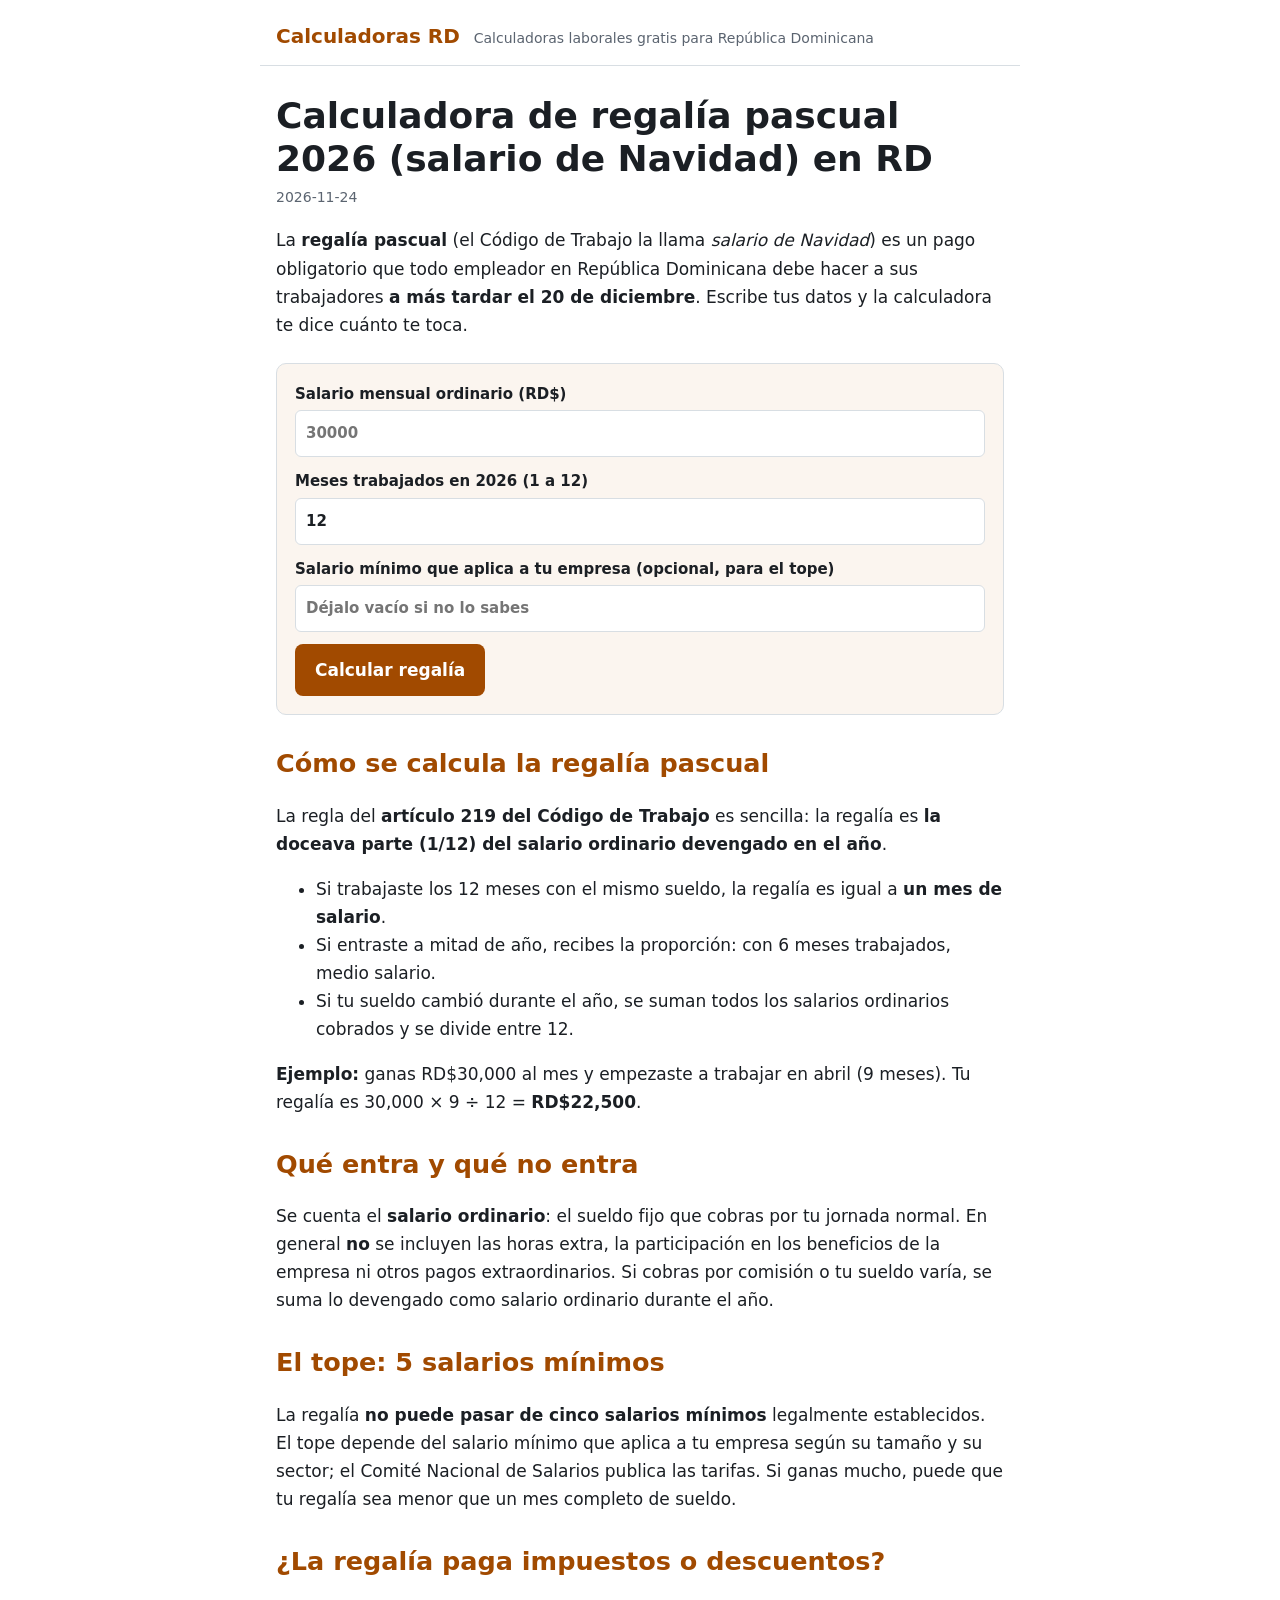
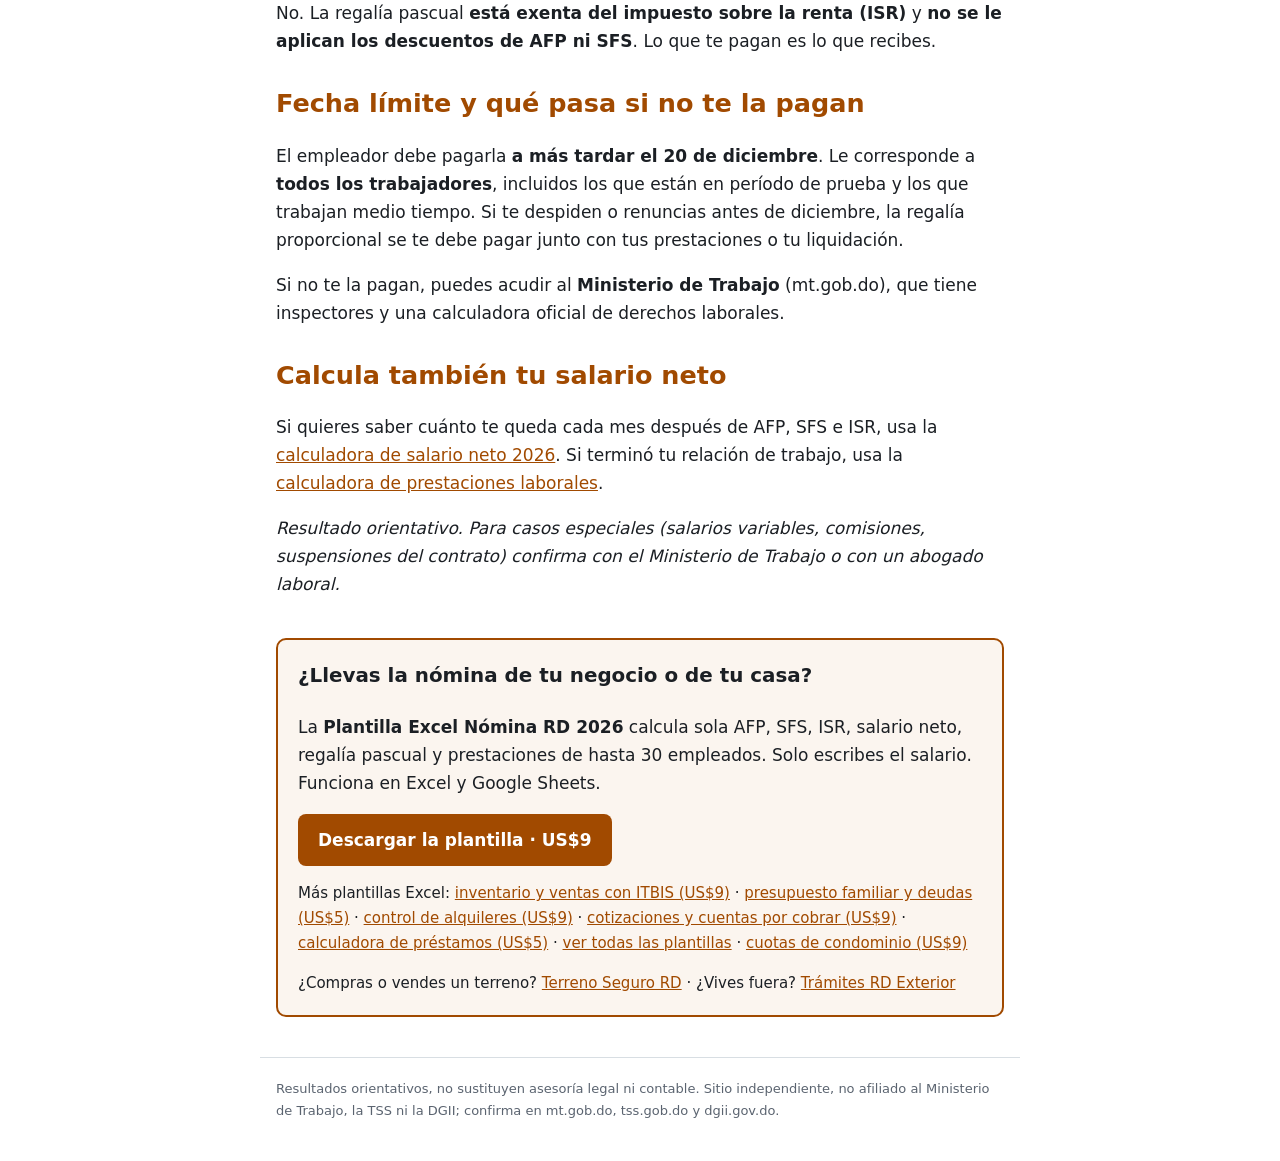
<file: docs/calculadora-regalia-pascual-2026/index.html>
<!doctype html>
<html lang="es"><head><meta charset="utf-8">
<meta name="viewport" content="width=device-width,initial-scale=1">
<title>Calculadora de regalía pascual 2026 (salario de Navidad) en RD | Calculadoras RD</title>
<meta name="description" content="Calcula gratis tu regalía pascual 2026 en República Dominicana: cómo se calcula, el tope de 5 salarios mínimos, la fecha límite del 20 de diciembre y si paga ISR.">
<link rel="canonical" href="https://bsser.github.io/calculadoras-rd/calculadora-regalia-pascual-2026/">
<meta name="google-site-verification" content="4F6GvPItG1MgDsxIkhHlMnWlIL_Nr4-tKKIEYM5F8QM">
<link rel="stylesheet" href="../estilo.css">
<script src="../calc.js" defer></script>
</head><body>
<header><a class="marca" href="../">Calculadoras RD</a><span>Calculadoras laborales gratis para República Dominicana</span></header>
<main><article><h1>Calculadora de regalía pascual 2026 (salario de Navidad) en RD</h1><p class='fecha'>2026-11-24</p><p>La <strong>regalía pascual</strong> (el Código de Trabajo la llama <em>salario de Navidad</em>) es un pago obligatorio que todo empleador en República Dominicana debe hacer a sus trabajadores <strong>a más tardar el 20 de diciembre</strong>. Escribe tus datos y la calculadora te dice cuánto te toca.</p>
<form class="calc" id="f-regalia">
<label>Salario mensual ordinario (RD$)<input id="reg-salario" inputmode="decimal" placeholder="30000" required></label>
<label>Meses trabajados en 2026 (1 a 12)<input id="reg-meses" inputmode="decimal" value="12"></label>
<label>Salario mínimo que aplica a tu empresa (opcional, para el tope)<input id="reg-minimo" inputmode="decimal" placeholder="Déjalo vacío si no lo sabes"></label>
<button>Calcular regalía</button>
<div class="resultado" id="r-regalia" aria-live="polite"></div>
</form>

<h2>Cómo se calcula la regalía pascual</h2>
<p>La regla del <strong>artículo 219 del Código de Trabajo</strong> es sencilla: la regalía es <strong>la doceava parte (1/12) del salario ordinario devengado en el año</strong>.</p>
<ul>
<li>Si trabajaste los 12 meses con el mismo sueldo, la regalía es igual a <strong>un mes de salario</strong>.</li>
<li>Si entraste a mitad de año, recibes la proporción: con 6 meses trabajados, medio salario.</li>
<li>Si tu sueldo cambió durante el año, se suman todos los salarios ordinarios cobrados y se divide entre 12.</li>
</ul>
<p><strong>Ejemplo:</strong> ganas RD$30,000 al mes y empezaste a trabajar en abril (9 meses). Tu regalía es 30,000 × 9 ÷ 12 = <strong>RD$22,500</strong>.</p>
<h2>Qué entra y qué no entra</h2>
<p>Se cuenta el <strong>salario ordinario</strong>: el sueldo fijo que cobras por tu jornada normal. En general <strong>no</strong> se incluyen las horas extra, la participación en los beneficios de la empresa ni otros pagos extraordinarios. Si cobras por comisión o tu sueldo varía, se suma lo devengado como salario ordinario durante el año.</p>
<h2>El tope: 5 salarios mínimos</h2>
<p>La regalía <strong>no puede pasar de cinco salarios mínimos</strong> legalmente establecidos. El tope depende del salario mínimo que aplica a tu empresa según su tamaño y su sector; el Comité Nacional de Salarios publica las tarifas. Si ganas mucho, puede que tu regalía sea menor que un mes completo de sueldo.</p>
<h2>¿La regalía paga impuestos o descuentos?</h2>
<p>No. La regalía pascual <strong>está exenta del impuesto sobre la renta (ISR)</strong> y <strong>no se le aplican los descuentos de AFP ni SFS</strong>. Lo que te pagan es lo que recibes.</p>
<h2>Fecha límite y qué pasa si no te la pagan</h2>
<p>El empleador debe pagarla <strong>a más tardar el 20 de diciembre</strong>. Le corresponde a <strong>todos los trabajadores</strong>, incluidos los que están en período de prueba y los que trabajan medio tiempo. Si te despiden o renuncias antes de diciembre, la regalía proporcional se te debe pagar junto con tus prestaciones o tu liquidación.</p>
<p>Si no te la pagan, puedes acudir al <strong>Ministerio de Trabajo</strong> (mt.gob.do), que tiene inspectores y una calculadora oficial de derechos laborales.</p>
<h2>Calcula también tu salario neto</h2>
<p>Si quieres saber cuánto te queda cada mes después de AFP, SFS e ISR, usa la <a href="../calculadora-salario-neto-rd-2026/">calculadora de salario neto 2026</a>. Si terminó tu relación de trabajo, usa la <a href="../calculadora-prestaciones-laborales-rd/">calculadora de prestaciones laborales</a>.</p>
<p><em>Resultado orientativo. Para casos especiales (salarios variables, comisiones, suspensiones del contrato) confirma con el Ministerio de Trabajo o con un abogado laboral.</em></p></article><aside class="cta">
<h3>¿Llevas la nómina de tu negocio o de tu casa?</h3>
<p>La <b>Plantilla Excel Nómina RD 2026</b> calcula sola AFP, SFS, ISR, salario neto, regalía pascual y prestaciones de hasta 30 empleados. Solo escribes el salario. Funciona en Excel y Google Sheets.</p>
<a class="boton" href="https://jontastic64.gumroad.com/l/nomina-rd-2026">Descargar la plantilla · US$9</a>
<p class="gratis">Más plantillas Excel: <a href="https://jontastic64.gumroad.com/l/inventario-ventas-rd">inventario y ventas con ITBIS (US$9)</a> · <a href="https://jontastic64.gumroad.com/l/presupuesto-familiar-rd">presupuesto familiar y deudas (US$5)</a> · <a href="https://jontastic64.gumroad.com/l/control-alquileres-rd">control de alquileres (US$9)</a> · <a href="https://jontastic64.gumroad.com/l/cotizaciones-cobros-rd">cotizaciones y cuentas por cobrar (US$9)</a> · <a href="https://jontastic64.gumroad.com/l/calculadora-prestamos-rd">calculadora de préstamos (US$5)</a> · <a href="https://bsser.github.io/plantillas-excel-rd/">ver todas las plantillas</a> · <a href="https://jontastic64.gumroad.com/l/cuotas-condominio-rd">cuotas de condominio (US$9)</a></p>
<p class="gratis">¿Compras o vendes un terreno? <a href="https://bsser.github.io/terreno-seguro-rd/">Terreno Seguro RD</a> · ¿Vives fuera? <a href="https://bsser.github.io/tramites-rd-exterior/">Trámites RD Exterior</a></p>
</aside></main>
<footer>Resultados orientativos, no sustituyen asesoría legal ni contable. Sitio independiente, no afiliado al Ministerio de Trabajo, la TSS ni la DGII; confirma en mt.gob.do, tss.gob.do y dgii.gov.do.</footer>
</body></html>
</file>
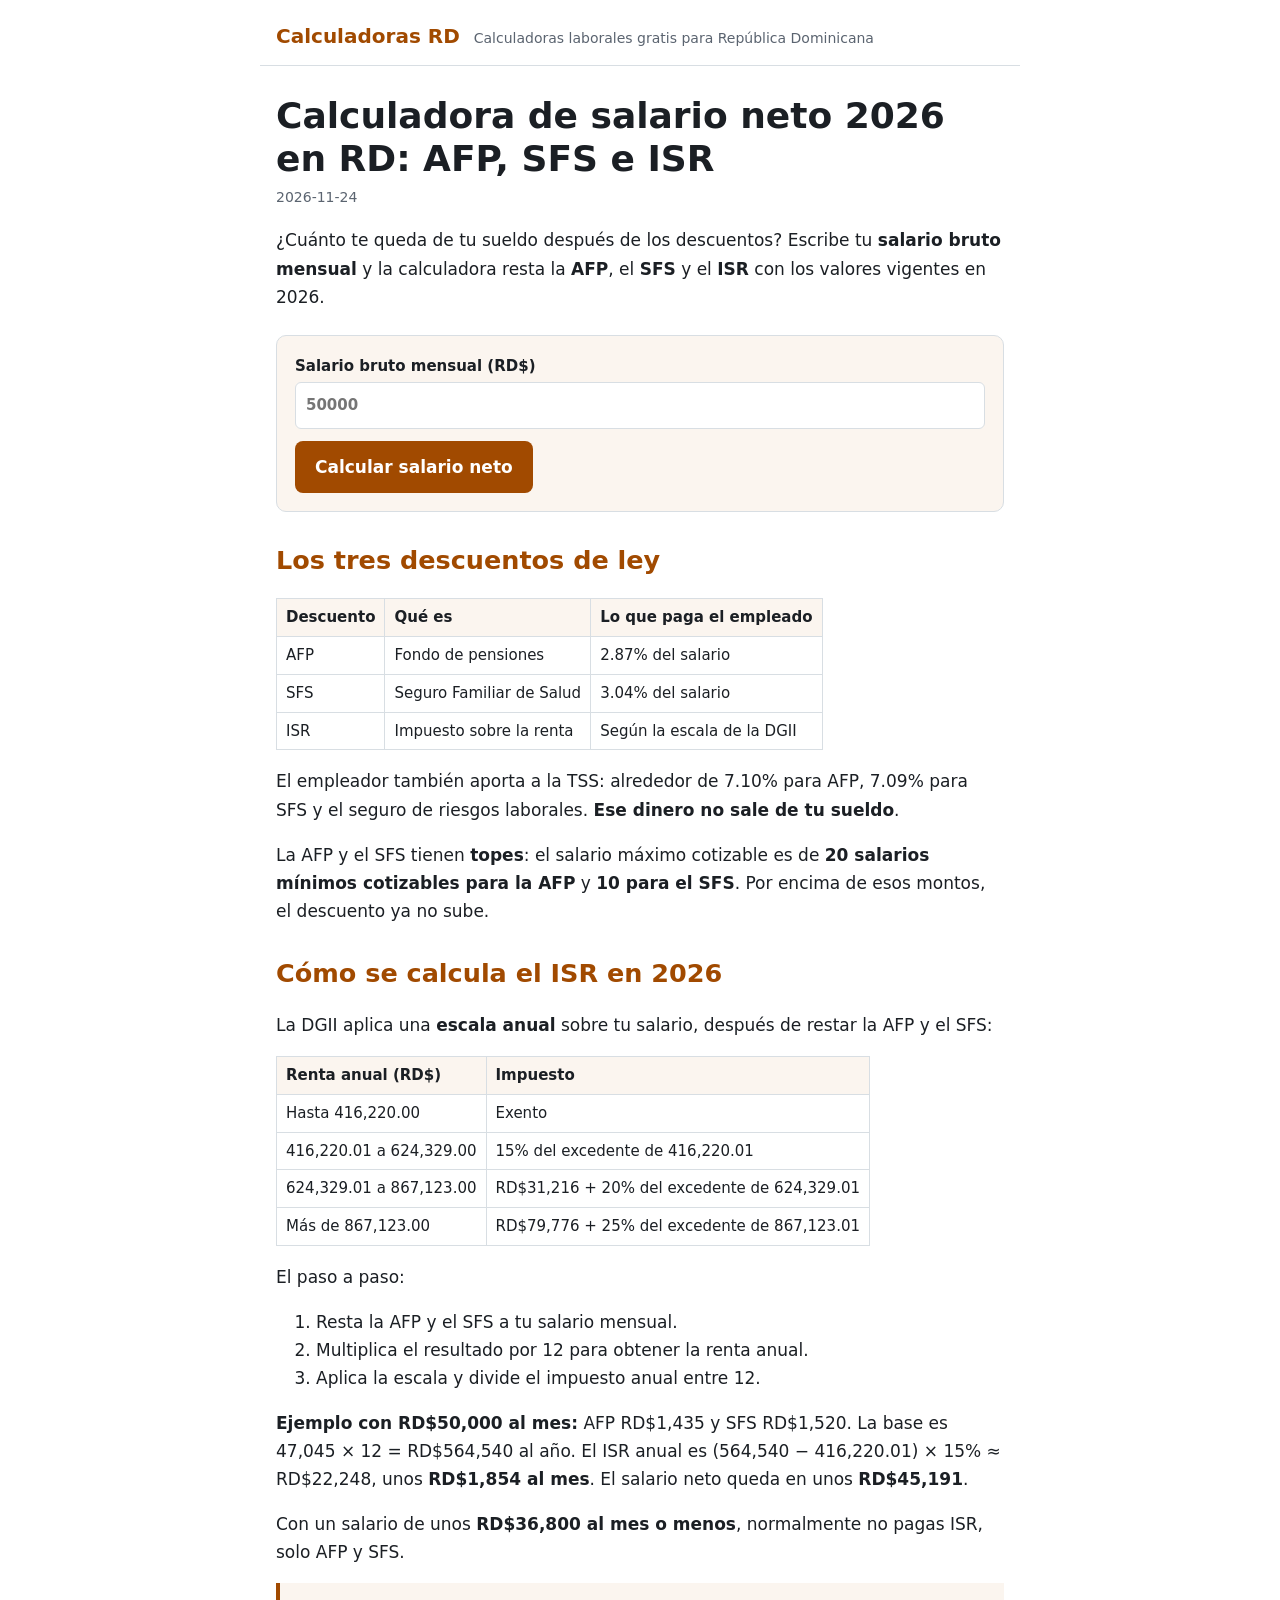
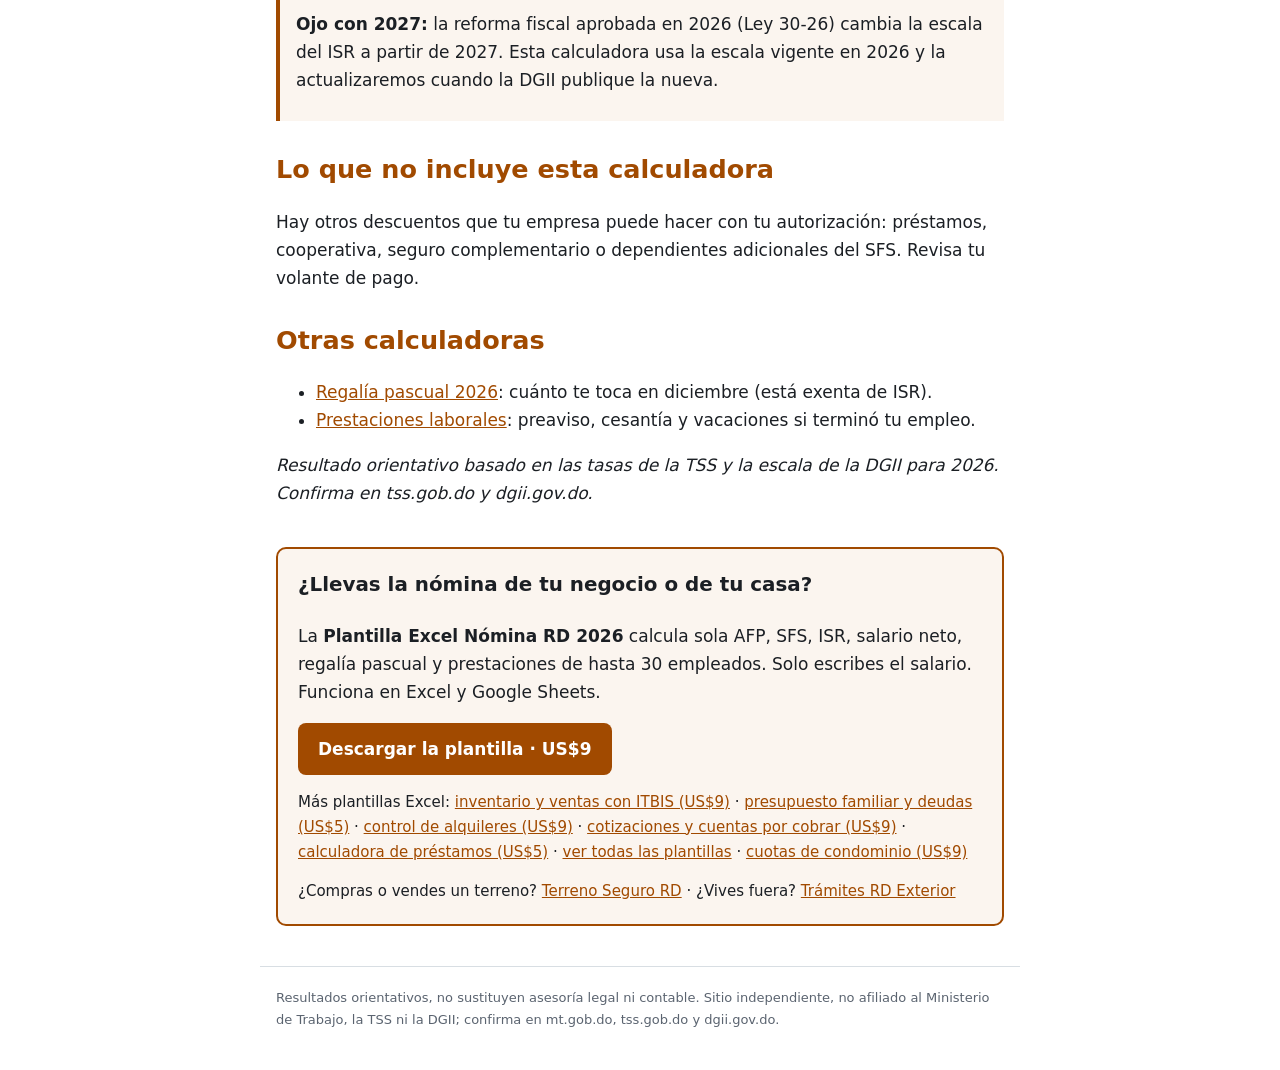
<file: docs/calculadora-salario-neto-rd-2026/index.html>
<!doctype html>
<html lang="es"><head><meta charset="utf-8">
<meta name="viewport" content="width=device-width,initial-scale=1">
<title>Calculadora de salario neto 2026 en RD: AFP, SFS e ISR | Calculadoras RD</title>
<meta name="description" content="Calcula tu sueldo neto en República Dominicana 2026: descuento de AFP (2.87%), SFS (3.04%) y la retención de ISR según la escala de la DGII, con ejemplos.">
<link rel="canonical" href="https://bsser.github.io/calculadoras-rd/calculadora-salario-neto-rd-2026/">
<meta name="google-site-verification" content="4F6GvPItG1MgDsxIkhHlMnWlIL_Nr4-tKKIEYM5F8QM">
<link rel="stylesheet" href="../estilo.css">
<script src="../calc.js" defer></script>
</head><body>
<header><a class="marca" href="../">Calculadoras RD</a><span>Calculadoras laborales gratis para República Dominicana</span></header>
<main><article><h1>Calculadora de salario neto 2026 en RD: AFP, SFS e ISR</h1><p class='fecha'>2026-11-24</p><p>¿Cuánto te queda de tu sueldo después de los descuentos? Escribe tu <strong>salario bruto mensual</strong> y la calculadora resta la <strong>AFP</strong>, el <strong>SFS</strong> y el <strong>ISR</strong> con los valores vigentes en 2026.</p>
<form class="calc" id="f-neto">
<label>Salario bruto mensual (RD$)<input id="neto-bruto" inputmode="decimal" placeholder="50000" required></label>
<button>Calcular salario neto</button>
<div class="resultado" id="r-neto" aria-live="polite"></div>
</form>

<h2>Los tres descuentos de ley</h2>
<table>
<thead>
<tr>
<th>Descuento</th>
<th>Qué es</th>
<th>Lo que paga el empleado</th>
</tr>
</thead>
<tbody>
<tr>
<td>AFP</td>
<td>Fondo de pensiones</td>
<td>2.87% del salario</td>
</tr>
<tr>
<td>SFS</td>
<td>Seguro Familiar de Salud</td>
<td>3.04% del salario</td>
</tr>
<tr>
<td>ISR</td>
<td>Impuesto sobre la renta</td>
<td>Según la escala de la DGII</td>
</tr>
</tbody>
</table>
<p>El empleador también aporta a la TSS: alrededor de 7.10% para AFP, 7.09% para SFS y el seguro de riesgos laborales. <strong>Ese dinero no sale de tu sueldo</strong>.</p>
<p>La AFP y el SFS tienen <strong>topes</strong>: el salario máximo cotizable es de <strong>20 salarios mínimos cotizables para la AFP</strong> y <strong>10 para el SFS</strong>. Por encima de esos montos, el descuento ya no sube.</p>
<h2>Cómo se calcula el ISR en 2026</h2>
<p>La DGII aplica una <strong>escala anual</strong> sobre tu salario, después de restar la AFP y el SFS:</p>
<table>
<thead>
<tr>
<th>Renta anual (RD$)</th>
<th>Impuesto</th>
</tr>
</thead>
<tbody>
<tr>
<td>Hasta 416,220.00</td>
<td>Exento</td>
</tr>
<tr>
<td>416,220.01 a 624,329.00</td>
<td>15% del excedente de 416,220.01</td>
</tr>
<tr>
<td>624,329.01 a 867,123.00</td>
<td>RD$31,216 + 20% del excedente de 624,329.01</td>
</tr>
<tr>
<td>Más de 867,123.00</td>
<td>RD$79,776 + 25% del excedente de 867,123.01</td>
</tr>
</tbody>
</table>
<p>El paso a paso:</p>
<ol>
<li>Resta la AFP y el SFS a tu salario mensual.</li>
<li>Multiplica el resultado por 12 para obtener la renta anual.</li>
<li>Aplica la escala y divide el impuesto anual entre 12.</li>
</ol>
<p><strong>Ejemplo con RD$50,000 al mes:</strong> AFP RD$1,435 y SFS RD$1,520. La base es 47,045 × 12 = RD$564,540 al año. El ISR anual es (564,540 − 416,220.01) × 15% ≈ RD$22,248, unos <strong>RD$1,854 al mes</strong>. El salario neto queda en unos <strong>RD$45,191</strong>.</p>
<p>Con un salario de unos <strong>RD$36,800 al mes o menos</strong>, normalmente no pagas ISR, solo AFP y SFS.</p>
<blockquote>
<p><strong>Ojo con 2027:</strong> la reforma fiscal aprobada en 2026 (Ley 30-26) cambia la escala del ISR a partir de 2027. Esta calculadora usa la escala vigente en 2026 y la actualizaremos cuando la DGII publique la nueva.</p>
</blockquote>
<h2>Lo que no incluye esta calculadora</h2>
<p>Hay otros descuentos que tu empresa puede hacer con tu autorización: préstamos, cooperativa, seguro complementario o dependientes adicionales del SFS. Revisa tu volante de pago.</p>
<h2>Otras calculadoras</h2>
<ul>
<li><a href="../calculadora-regalia-pascual-2026/">Regalía pascual 2026</a>: cuánto te toca en diciembre (está exenta de ISR).</li>
<li><a href="../calculadora-prestaciones-laborales-rd/">Prestaciones laborales</a>: preaviso, cesantía y vacaciones si terminó tu empleo.</li>
</ul>
<p><em>Resultado orientativo basado en las tasas de la TSS y la escala de la DGII para 2026. Confirma en tss.gob.do y dgii.gov.do.</em></p></article><aside class="cta">
<h3>¿Llevas la nómina de tu negocio o de tu casa?</h3>
<p>La <b>Plantilla Excel Nómina RD 2026</b> calcula sola AFP, SFS, ISR, salario neto, regalía pascual y prestaciones de hasta 30 empleados. Solo escribes el salario. Funciona en Excel y Google Sheets.</p>
<a class="boton" href="https://jontastic64.gumroad.com/l/nomina-rd-2026">Descargar la plantilla · US$9</a>
<p class="gratis">Más plantillas Excel: <a href="https://jontastic64.gumroad.com/l/inventario-ventas-rd">inventario y ventas con ITBIS (US$9)</a> · <a href="https://jontastic64.gumroad.com/l/presupuesto-familiar-rd">presupuesto familiar y deudas (US$5)</a> · <a href="https://jontastic64.gumroad.com/l/control-alquileres-rd">control de alquileres (US$9)</a> · <a href="https://jontastic64.gumroad.com/l/cotizaciones-cobros-rd">cotizaciones y cuentas por cobrar (US$9)</a> · <a href="https://jontastic64.gumroad.com/l/calculadora-prestamos-rd">calculadora de préstamos (US$5)</a> · <a href="https://bsser.github.io/plantillas-excel-rd/">ver todas las plantillas</a> · <a href="https://jontastic64.gumroad.com/l/cuotas-condominio-rd">cuotas de condominio (US$9)</a></p>
<p class="gratis">¿Compras o vendes un terreno? <a href="https://bsser.github.io/terreno-seguro-rd/">Terreno Seguro RD</a> · ¿Vives fuera? <a href="https://bsser.github.io/tramites-rd-exterior/">Trámites RD Exterior</a></p>
</aside></main>
<footer>Resultados orientativos, no sustituyen asesoría legal ni contable. Sitio independiente, no afiliado al Ministerio de Trabajo, la TSS ni la DGII; confirma en mt.gob.do, tss.gob.do y dgii.gov.do.</footer>
</body></html>
</file>
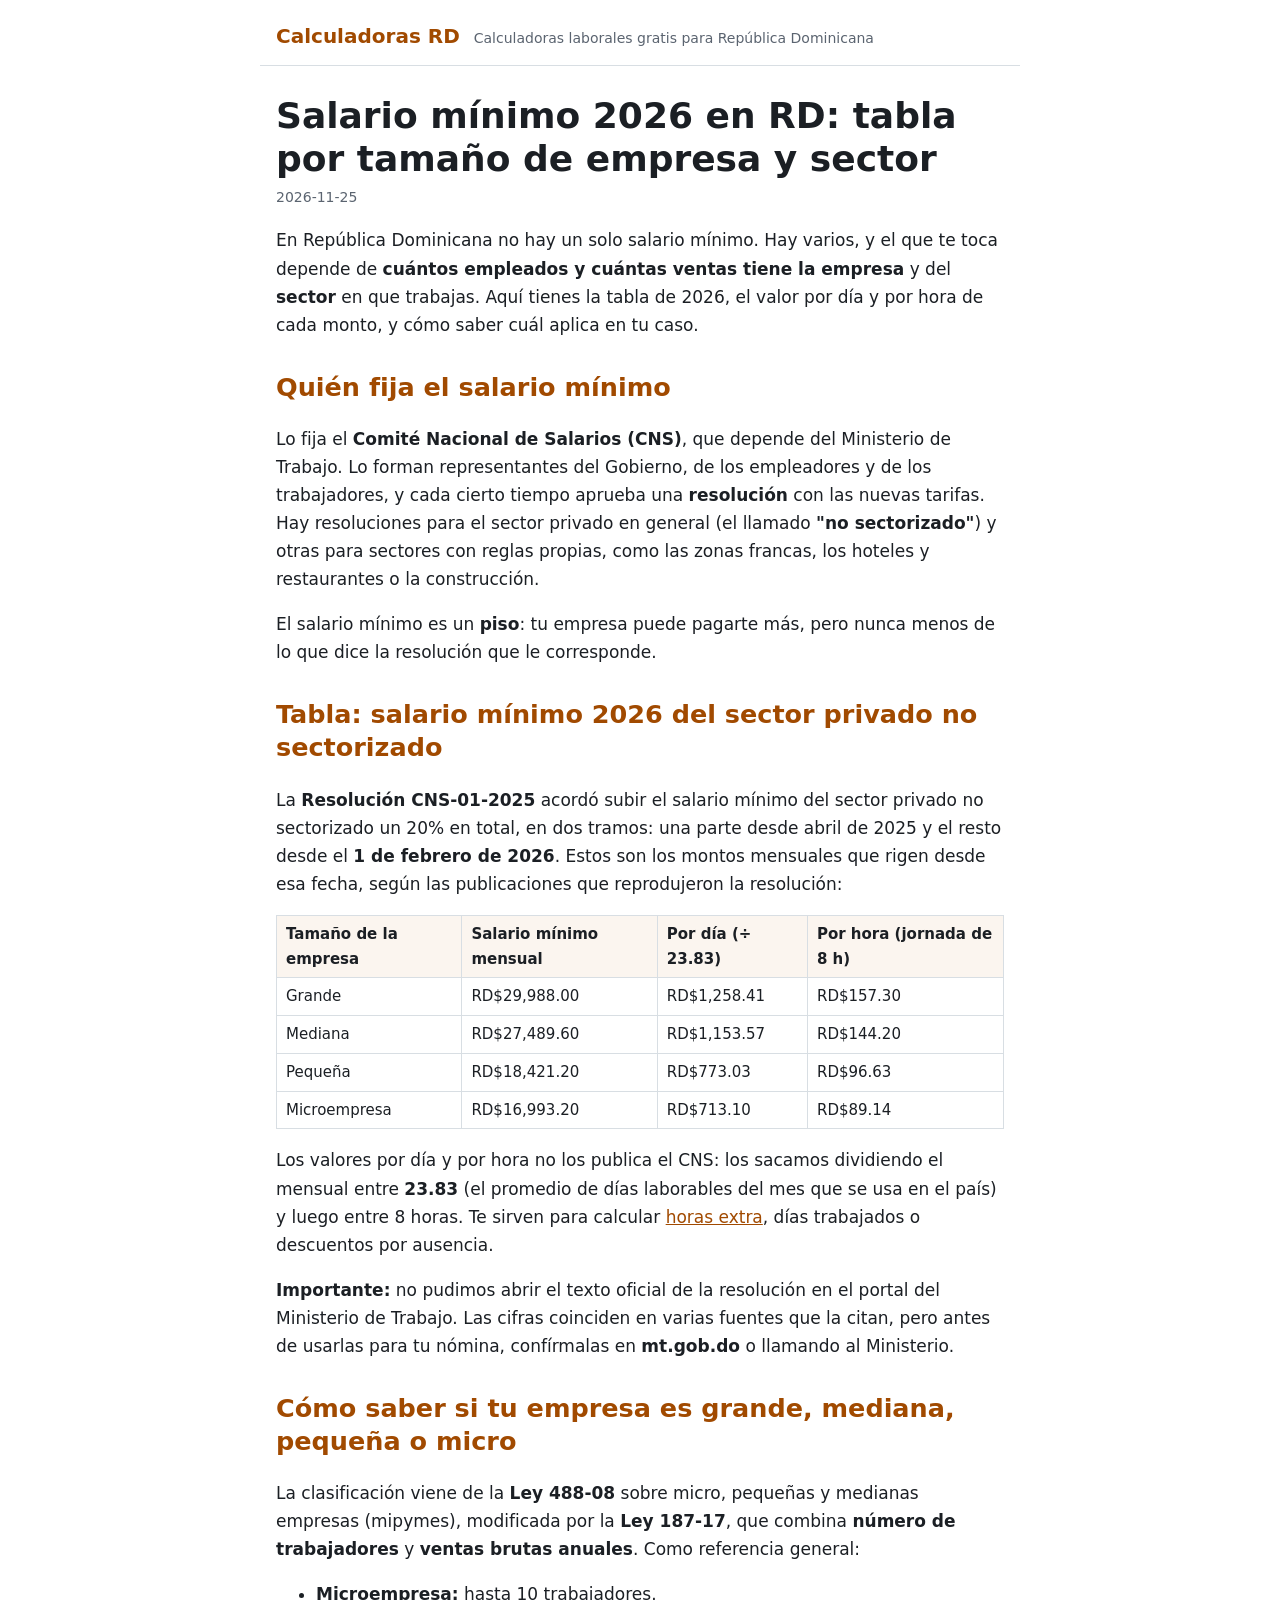
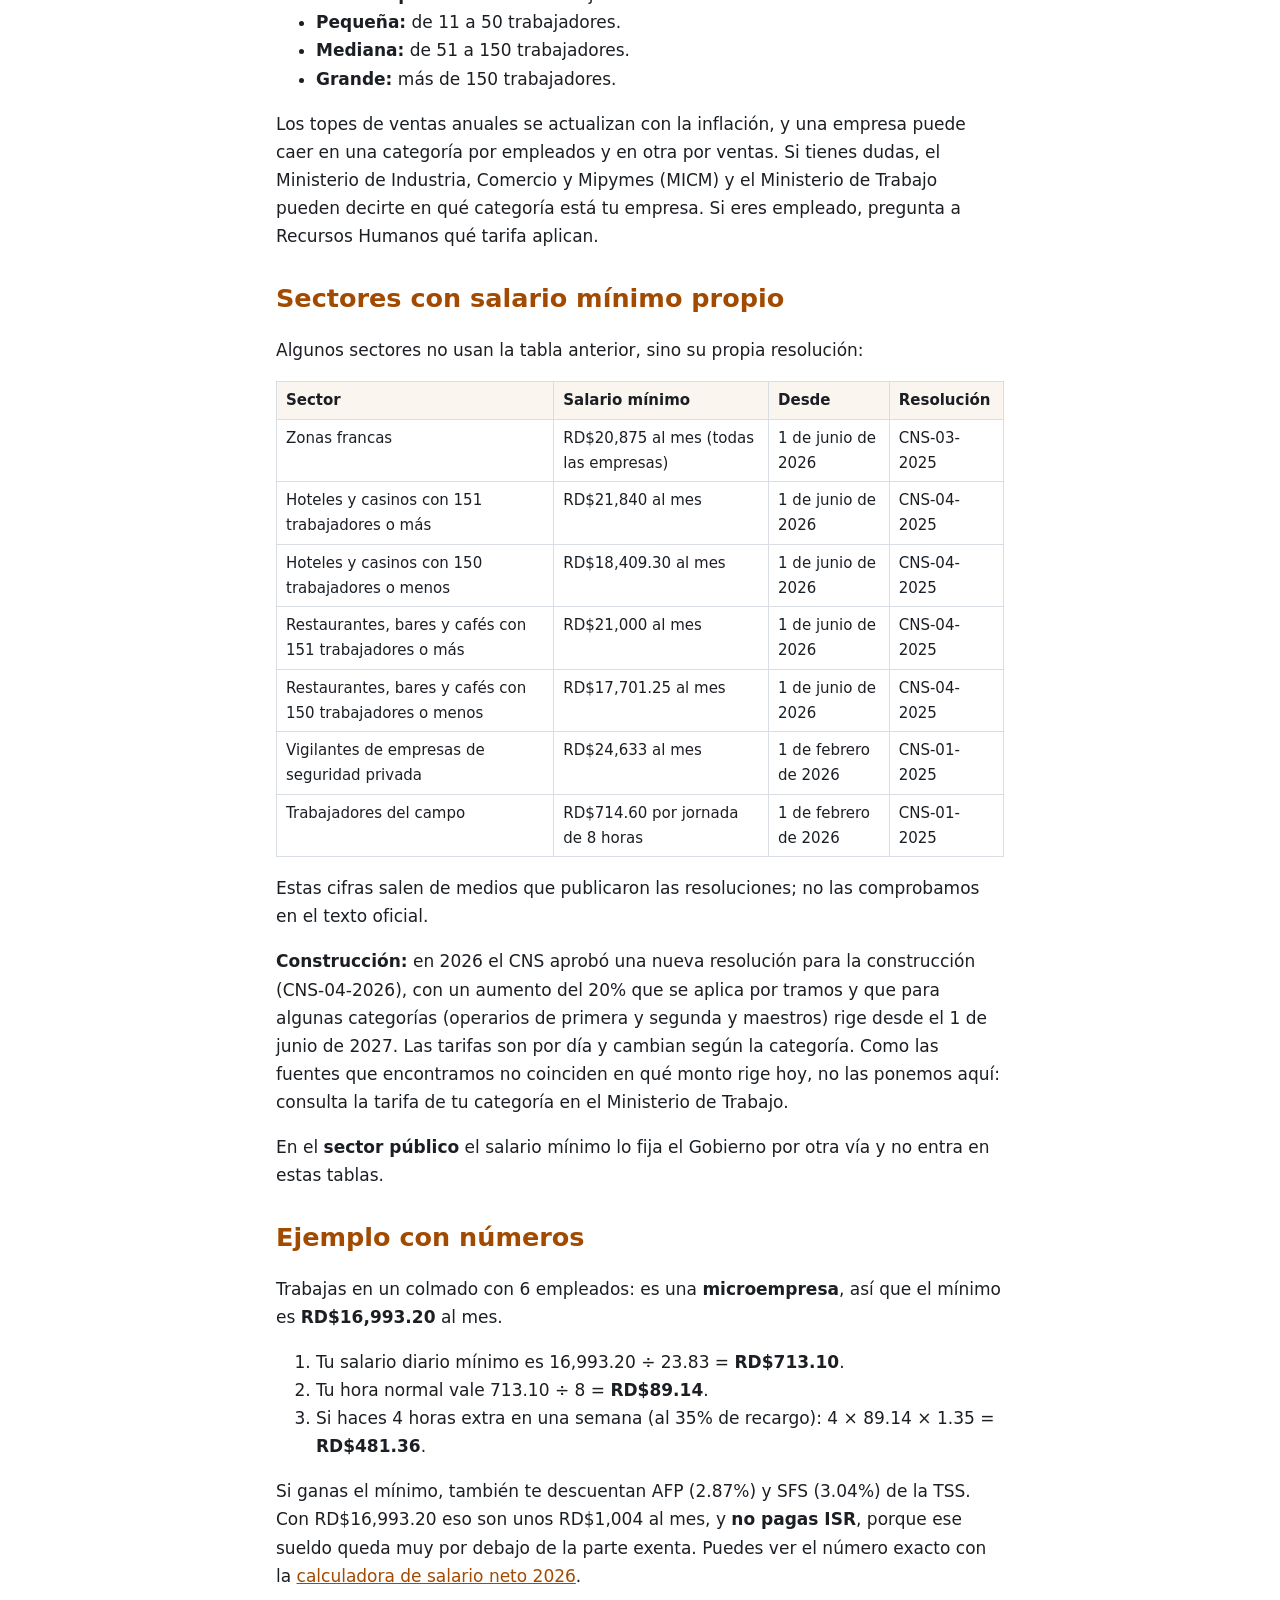
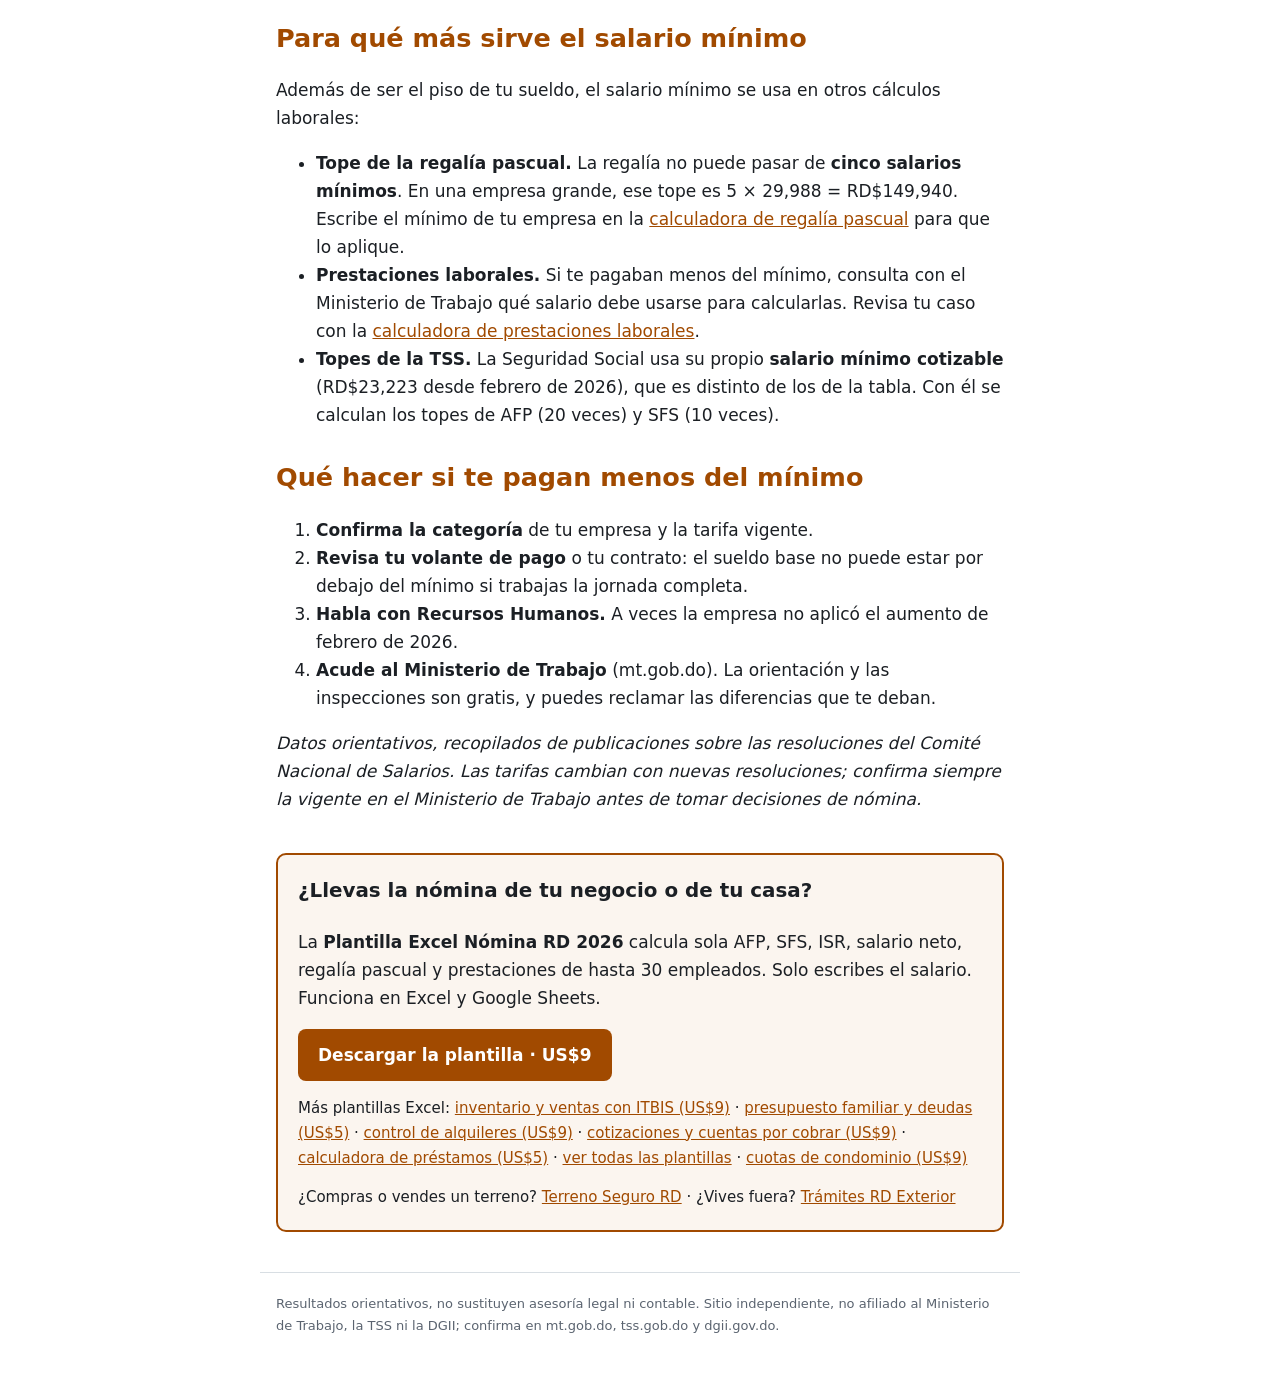
<file: docs/salario-minimo-2026-rd/index.html>
<!doctype html>
<html lang="es"><head><meta charset="utf-8">
<meta name="viewport" content="width=device-width,initial-scale=1">
<title>Salario mínimo 2026 en RD: tabla por tamaño de empresa y sector | Calculadoras RD</title>
<meta name="description" content="Tabla del salario mínimo 2026 en República Dominicana para grandes, medianas, pequeñas y microempresas, zonas francas y hoteles, con su valor diario y por hora.">
<link rel="canonical" href="https://bsser.github.io/calculadoras-rd/salario-minimo-2026-rd/">
<meta name="google-site-verification" content="4F6GvPItG1MgDsxIkhHlMnWlIL_Nr4-tKKIEYM5F8QM">
<link rel="stylesheet" href="../estilo.css">
<script src="../calc.js" defer></script>
</head><body>
<header><a class="marca" href="../">Calculadoras RD</a><span>Calculadoras laborales gratis para República Dominicana</span></header>
<main><article><h1>Salario mínimo 2026 en RD: tabla por tamaño de empresa y sector</h1><p class='fecha'>2026-11-25</p><p>En República Dominicana no hay un solo salario mínimo. Hay varios, y el que te toca depende de <strong>cuántos empleados y cuántas ventas tiene la empresa</strong> y del <strong>sector</strong> en que trabajas. Aquí tienes la tabla de 2026, el valor por día y por hora de cada monto, y cómo saber cuál aplica en tu caso.</p>
<h2>Quién fija el salario mínimo</h2>
<p>Lo fija el <strong>Comité Nacional de Salarios (CNS)</strong>, que depende del Ministerio de Trabajo. Lo forman representantes del Gobierno, de los empleadores y de los trabajadores, y cada cierto tiempo aprueba una <strong>resolución</strong> con las nuevas tarifas. Hay resoluciones para el sector privado en general (el llamado <strong>"no sectorizado"</strong>) y otras para sectores con reglas propias, como las zonas francas, los hoteles y restaurantes o la construcción.</p>
<p>El salario mínimo es un <strong>piso</strong>: tu empresa puede pagarte más, pero nunca menos de lo que dice la resolución que le corresponde.</p>
<h2>Tabla: salario mínimo 2026 del sector privado no sectorizado</h2>
<p>La <strong>Resolución CNS-01-2025</strong> acordó subir el salario mínimo del sector privado no sectorizado un 20% en total, en dos tramos: una parte desde abril de 2025 y el resto desde el <strong>1 de febrero de 2026</strong>. Estos son los montos mensuales que rigen desde esa fecha, según las publicaciones que reprodujeron la resolución:</p>
<table>
<thead>
<tr>
<th>Tamaño de la empresa</th>
<th>Salario mínimo mensual</th>
<th>Por día (÷ 23.83)</th>
<th>Por hora (jornada de 8 h)</th>
</tr>
</thead>
<tbody>
<tr>
<td>Grande</td>
<td>RD$29,988.00</td>
<td>RD$1,258.41</td>
<td>RD$157.30</td>
</tr>
<tr>
<td>Mediana</td>
<td>RD$27,489.60</td>
<td>RD$1,153.57</td>
<td>RD$144.20</td>
</tr>
<tr>
<td>Pequeña</td>
<td>RD$18,421.20</td>
<td>RD$773.03</td>
<td>RD$96.63</td>
</tr>
<tr>
<td>Microempresa</td>
<td>RD$16,993.20</td>
<td>RD$713.10</td>
<td>RD$89.14</td>
</tr>
</tbody>
</table>
<p>Los valores por día y por hora no los publica el CNS: los sacamos dividiendo el mensual entre <strong>23.83</strong> (el promedio de días laborables del mes que se usa en el país) y luego entre 8 horas. Te sirven para calcular <a href="../calculadora-horas-extra-rd/">horas extra</a>, días trabajados o descuentos por ausencia.</p>
<p><strong>Importante:</strong> no pudimos abrir el texto oficial de la resolución en el portal del Ministerio de Trabajo. Las cifras coinciden en varias fuentes que la citan, pero antes de usarlas para tu nómina, confírmalas en <strong>mt.gob.do</strong> o llamando al Ministerio.</p>
<h2>Cómo saber si tu empresa es grande, mediana, pequeña o micro</h2>
<p>La clasificación viene de la <strong>Ley 488-08</strong> sobre micro, pequeñas y medianas empresas (mipymes), modificada por la <strong>Ley 187-17</strong>, que combina <strong>número de trabajadores</strong> y <strong>ventas brutas anuales</strong>. Como referencia general:</p>
<ul>
<li><strong>Microempresa:</strong> hasta 10 trabajadores.</li>
<li><strong>Pequeña:</strong> de 11 a 50 trabajadores.</li>
<li><strong>Mediana:</strong> de 51 a 150 trabajadores.</li>
<li><strong>Grande:</strong> más de 150 trabajadores.</li>
</ul>
<p>Los topes de ventas anuales se actualizan con la inflación, y una empresa puede caer en una categoría por empleados y en otra por ventas. Si tienes dudas, el Ministerio de Industria, Comercio y Mipymes (MICM) y el Ministerio de Trabajo pueden decirte en qué categoría está tu empresa. Si eres empleado, pregunta a Recursos Humanos qué tarifa aplican.</p>
<h2>Sectores con salario mínimo propio</h2>
<p>Algunos sectores no usan la tabla anterior, sino su propia resolución:</p>
<table>
<thead>
<tr>
<th>Sector</th>
<th>Salario mínimo</th>
<th>Desde</th>
<th>Resolución</th>
</tr>
</thead>
<tbody>
<tr>
<td>Zonas francas</td>
<td>RD$20,875 al mes (todas las empresas)</td>
<td>1 de junio de 2026</td>
<td>CNS-03-2025</td>
</tr>
<tr>
<td>Hoteles y casinos con 151 trabajadores o más</td>
<td>RD$21,840 al mes</td>
<td>1 de junio de 2026</td>
<td>CNS-04-2025</td>
</tr>
<tr>
<td>Hoteles y casinos con 150 trabajadores o menos</td>
<td>RD$18,409.30 al mes</td>
<td>1 de junio de 2026</td>
<td>CNS-04-2025</td>
</tr>
<tr>
<td>Restaurantes, bares y cafés con 151 trabajadores o más</td>
<td>RD$21,000 al mes</td>
<td>1 de junio de 2026</td>
<td>CNS-04-2025</td>
</tr>
<tr>
<td>Restaurantes, bares y cafés con 150 trabajadores o menos</td>
<td>RD$17,701.25 al mes</td>
<td>1 de junio de 2026</td>
<td>CNS-04-2025</td>
</tr>
<tr>
<td>Vigilantes de empresas de seguridad privada</td>
<td>RD$24,633 al mes</td>
<td>1 de febrero de 2026</td>
<td>CNS-01-2025</td>
</tr>
<tr>
<td>Trabajadores del campo</td>
<td>RD$714.60 por jornada de 8 horas</td>
<td>1 de febrero de 2026</td>
<td>CNS-01-2025</td>
</tr>
</tbody>
</table>
<p>Estas cifras salen de medios que publicaron las resoluciones; no las comprobamos en el texto oficial.</p>
<p><strong>Construcción:</strong> en 2026 el CNS aprobó una nueva resolución para la construcción (CNS-04-2026), con un aumento del 20% que se aplica por tramos y que para algunas categorías (operarios de primera y segunda y maestros) rige desde el 1 de junio de 2027. Las tarifas son por día y cambian según la categoría. Como las fuentes que encontramos no coinciden en qué monto rige hoy, no las ponemos aquí: consulta la tarifa de tu categoría en el Ministerio de Trabajo.</p>
<p>En el <strong>sector público</strong> el salario mínimo lo fija el Gobierno por otra vía y no entra en estas tablas.</p>
<h2>Ejemplo con números</h2>
<p>Trabajas en un colmado con 6 empleados: es una <strong>microempresa</strong>, así que el mínimo es <strong>RD$16,993.20</strong> al mes.</p>
<ol>
<li>Tu salario diario mínimo es 16,993.20 ÷ 23.83 = <strong>RD$713.10</strong>.</li>
<li>Tu hora normal vale 713.10 ÷ 8 = <strong>RD$89.14</strong>.</li>
<li>Si haces 4 horas extra en una semana (al 35% de recargo): 4 × 89.14 × 1.35 = <strong>RD$481.36</strong>.</li>
</ol>
<p>Si ganas el mínimo, también te descuentan AFP (2.87%) y SFS (3.04%) de la TSS. Con RD$16,993.20 eso son unos RD$1,004 al mes, y <strong>no pagas ISR</strong>, porque ese sueldo queda muy por debajo de la parte exenta. Puedes ver el número exacto con la <a href="../calculadora-salario-neto-rd-2026/">calculadora de salario neto 2026</a>.</p>
<h2>Para qué más sirve el salario mínimo</h2>
<p>Además de ser el piso de tu sueldo, el salario mínimo se usa en otros cálculos laborales:</p>
<ul>
<li><strong>Tope de la regalía pascual.</strong> La regalía no puede pasar de <strong>cinco salarios mínimos</strong>. En una empresa grande, ese tope es 5 × 29,988 = RD$149,940. Escribe el mínimo de tu empresa en la <a href="../calculadora-regalia-pascual-2026/">calculadora de regalía pascual</a> para que lo aplique.</li>
<li><strong>Prestaciones laborales.</strong> Si te pagaban menos del mínimo, consulta con el Ministerio de Trabajo qué salario debe usarse para calcularlas. Revisa tu caso con la <a href="../calculadora-prestaciones-laborales-rd/">calculadora de prestaciones laborales</a>.</li>
<li><strong>Topes de la TSS.</strong> La Seguridad Social usa su propio <strong>salario mínimo cotizable</strong> (RD$23,223 desde febrero de 2026), que es distinto de los de la tabla. Con él se calculan los topes de AFP (20 veces) y SFS (10 veces).</li>
</ul>
<h2>Qué hacer si te pagan menos del mínimo</h2>
<ol>
<li><strong>Confirma la categoría</strong> de tu empresa y la tarifa vigente.</li>
<li><strong>Revisa tu volante de pago</strong> o tu contrato: el sueldo base no puede estar por debajo del mínimo si trabajas la jornada completa.</li>
<li><strong>Habla con Recursos Humanos.</strong> A veces la empresa no aplicó el aumento de febrero de 2026.</li>
<li><strong>Acude al Ministerio de Trabajo</strong> (mt.gob.do). La orientación y las inspecciones son gratis, y puedes reclamar las diferencias que te deban.</li>
</ol>
<p><em>Datos orientativos, recopilados de publicaciones sobre las resoluciones del Comité Nacional de Salarios. Las tarifas cambian con nuevas resoluciones; confirma siempre la vigente en el Ministerio de Trabajo antes de tomar decisiones de nómina.</em></p></article><aside class="cta">
<h3>¿Llevas la nómina de tu negocio o de tu casa?</h3>
<p>La <b>Plantilla Excel Nómina RD 2026</b> calcula sola AFP, SFS, ISR, salario neto, regalía pascual y prestaciones de hasta 30 empleados. Solo escribes el salario. Funciona en Excel y Google Sheets.</p>
<a class="boton" href="https://jontastic64.gumroad.com/l/nomina-rd-2026">Descargar la plantilla · US$9</a>
<p class="gratis">Más plantillas Excel: <a href="https://jontastic64.gumroad.com/l/inventario-ventas-rd">inventario y ventas con ITBIS (US$9)</a> · <a href="https://jontastic64.gumroad.com/l/presupuesto-familiar-rd">presupuesto familiar y deudas (US$5)</a> · <a href="https://jontastic64.gumroad.com/l/control-alquileres-rd">control de alquileres (US$9)</a> · <a href="https://jontastic64.gumroad.com/l/cotizaciones-cobros-rd">cotizaciones y cuentas por cobrar (US$9)</a> · <a href="https://jontastic64.gumroad.com/l/calculadora-prestamos-rd">calculadora de préstamos (US$5)</a> · <a href="https://bsser.github.io/plantillas-excel-rd/">ver todas las plantillas</a> · <a href="https://jontastic64.gumroad.com/l/cuotas-condominio-rd">cuotas de condominio (US$9)</a></p>
<p class="gratis">¿Compras o vendes un terreno? <a href="https://bsser.github.io/terreno-seguro-rd/">Terreno Seguro RD</a> · ¿Vives fuera? <a href="https://bsser.github.io/tramites-rd-exterior/">Trámites RD Exterior</a></p>
</aside></main>
<footer>Resultados orientativos, no sustituyen asesoría legal ni contable. Sitio independiente, no afiliado al Ministerio de Trabajo, la TSS ni la DGII; confirma en mt.gob.do, tss.gob.do y dgii.gov.do.</footer>
</body></html>
</file>
<file: docs/estilo.css>
:root { --verde:#a14a00; --tinta:#1b1f24; --gris:#5b6470; --fondo:#fbf5ef; --papel:#fff; --borde:#d8dee3; }
@media (prefers-color-scheme: dark) {
  :root { --verde:#ffa95e; --tinta:#eceae7; --gris:#b3aca5; --fondo:#2a221b; --papel:#161210; --borde:#3d332b; }
}
* { box-sizing: border-box; }
body { margin: 0; background: var(--papel); color: var(--tinta); font: 17px/1.65 system-ui, "Segoe UI", Arial, sans-serif; }
header, main, footer { max-width: 760px; margin: 0 auto; padding: 0 16px; }
header { padding-top: 20px; padding-bottom: 12px; border-bottom: 1px solid var(--borde); display: flex; flex-wrap: wrap; gap: 4px 14px; align-items: baseline; }
.marca { font-weight: 800; font-size: 20px; color: var(--verde); text-decoration: none; }
header span { color: var(--gris); font-size: 14px; }
h1 { line-height: 1.2; font-size: clamp(26px, 5vw, 36px); margin: 28px 0 6px; }
h2 { color: var(--verde); margin-top: 32px; line-height: 1.3; }
a { color: var(--verde); }
.fecha { color: var(--gris); font-size: 14px; margin-top: 0; }
.hero p { font-size: 19px; color: var(--gris); }
.lista { list-style: none; padding: 0; }
.lista li { border-bottom: 1px solid var(--borde); padding: 14px 0; }
.lista li a { font-weight: 700; font-size: 19px; text-decoration: none; }
.lista li p { margin: 4px 0 0; color: var(--gris); }
table { border-collapse: collapse; width: 100%; font-size: 15px; display: block; overflow-x: auto; }
th, td { border: 1px solid var(--borde); padding: 6px 9px; text-align: left; vertical-align: top; }
th { background: var(--fondo); }
blockquote { margin: 16px 0; padding: 10px 16px; background: var(--fondo); border-left: 4px solid var(--verde); }
.cta { margin: 40px 0; padding: 20px; background: var(--fondo); border: 2px solid var(--verde); border-radius: 10px; }
.cta h3 { margin-top: 0; }
.boton { display: inline-block; background: var(--verde); color: var(--papel); padding: 12px 20px; border-radius: 8px; font-weight: 700; text-decoration: none; }
.gratis { font-size: 15px; margin-bottom: 0; }
footer { color: var(--gris); font-size: 13px; padding-top: 20px; padding-bottom: 40px; border-top: 1px solid var(--borde); margin-top: 40px; }
.calc { margin: 24px 0; padding: 18px; border: 1px solid var(--borde); border-radius: 10px; background: var(--fondo); }
.calc label { display: block; margin: 0 0 12px; font-weight: 600; font-size: 15px; }
.calc input, .calc select { display: block; width: 100%; margin-top: 4px; padding: 10px; font: inherit; color: var(--tinta); background: var(--papel); border: 1px solid var(--borde); border-radius: 6px; }
.calc button { background: var(--verde); color: var(--papel); border: 0; padding: 12px 20px; border-radius: 8px; font: inherit; font-weight: 700; cursor: pointer; }
.resultado table { display: table; margin-top: 16px; }
.resultado td:last-child { text-align: right; white-space: nowrap; }
.resultado .total td { font-weight: 800; color: var(--verde); }
</file>
